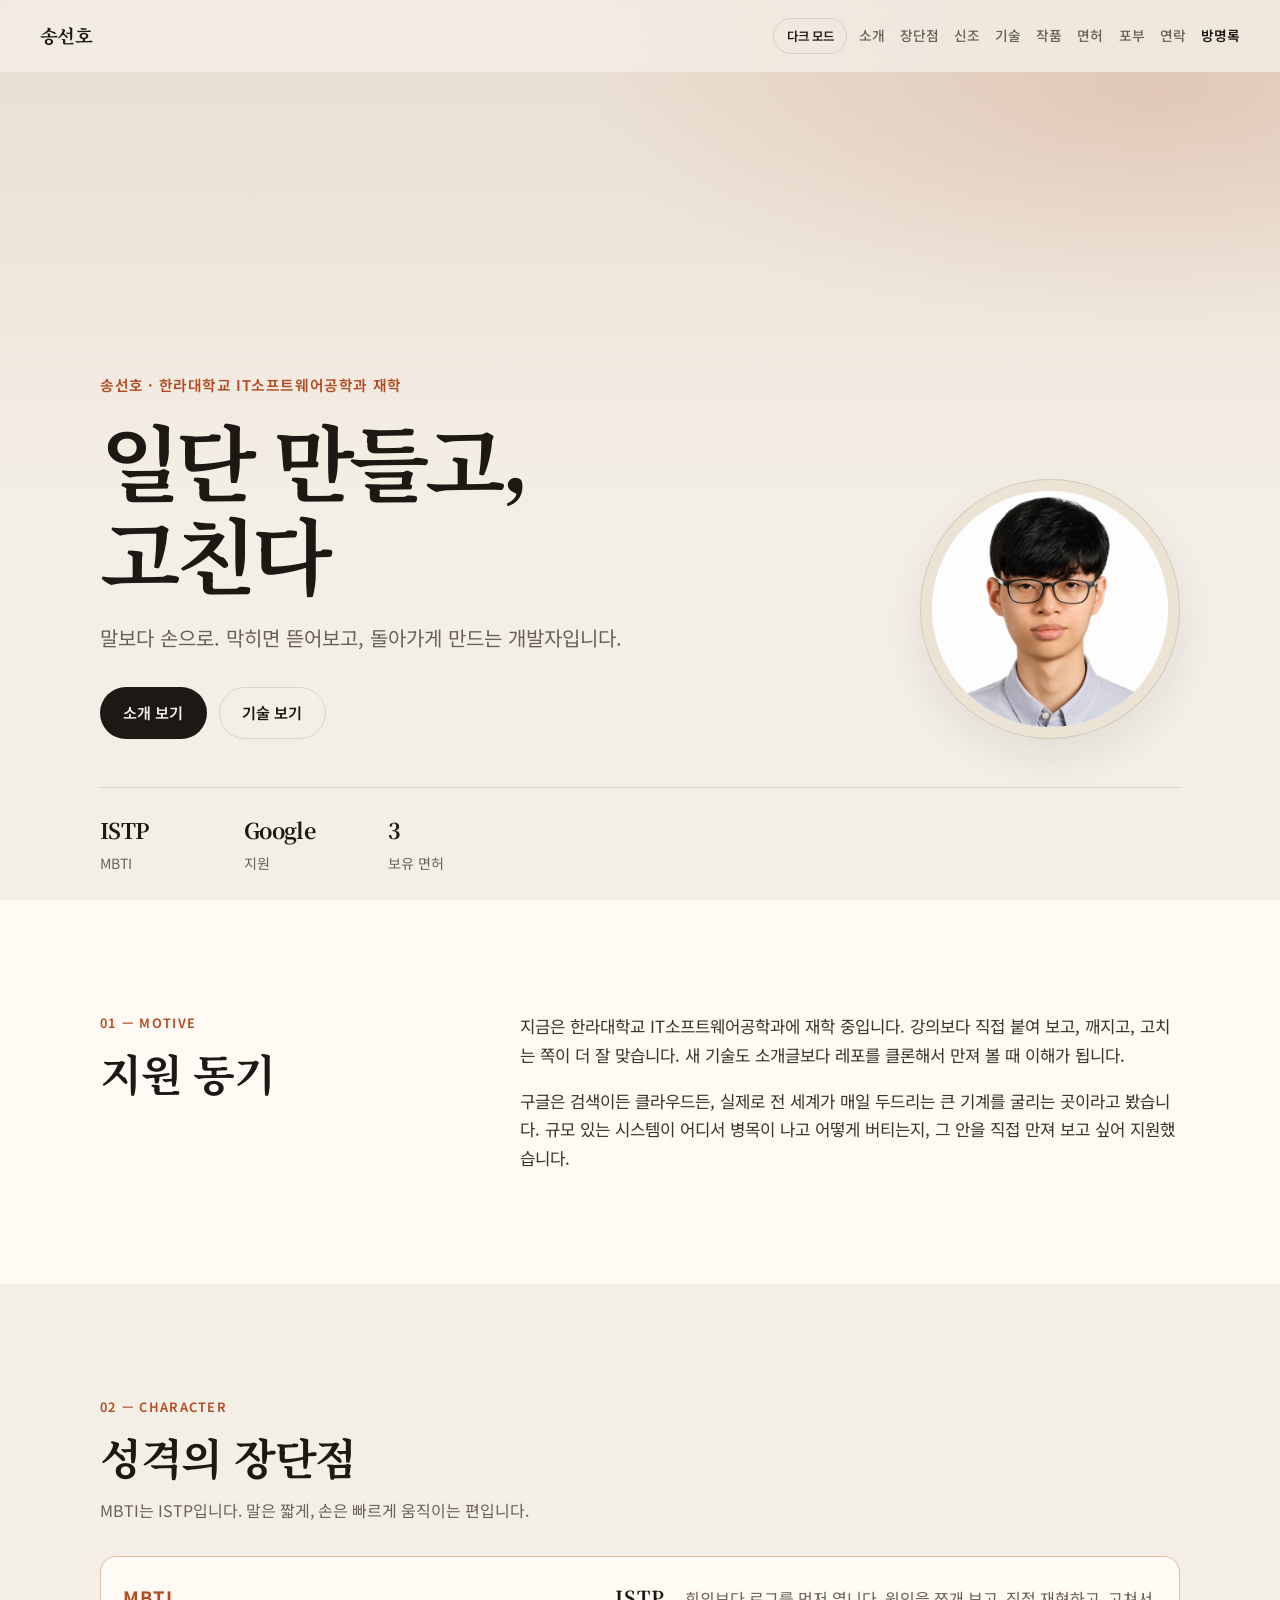
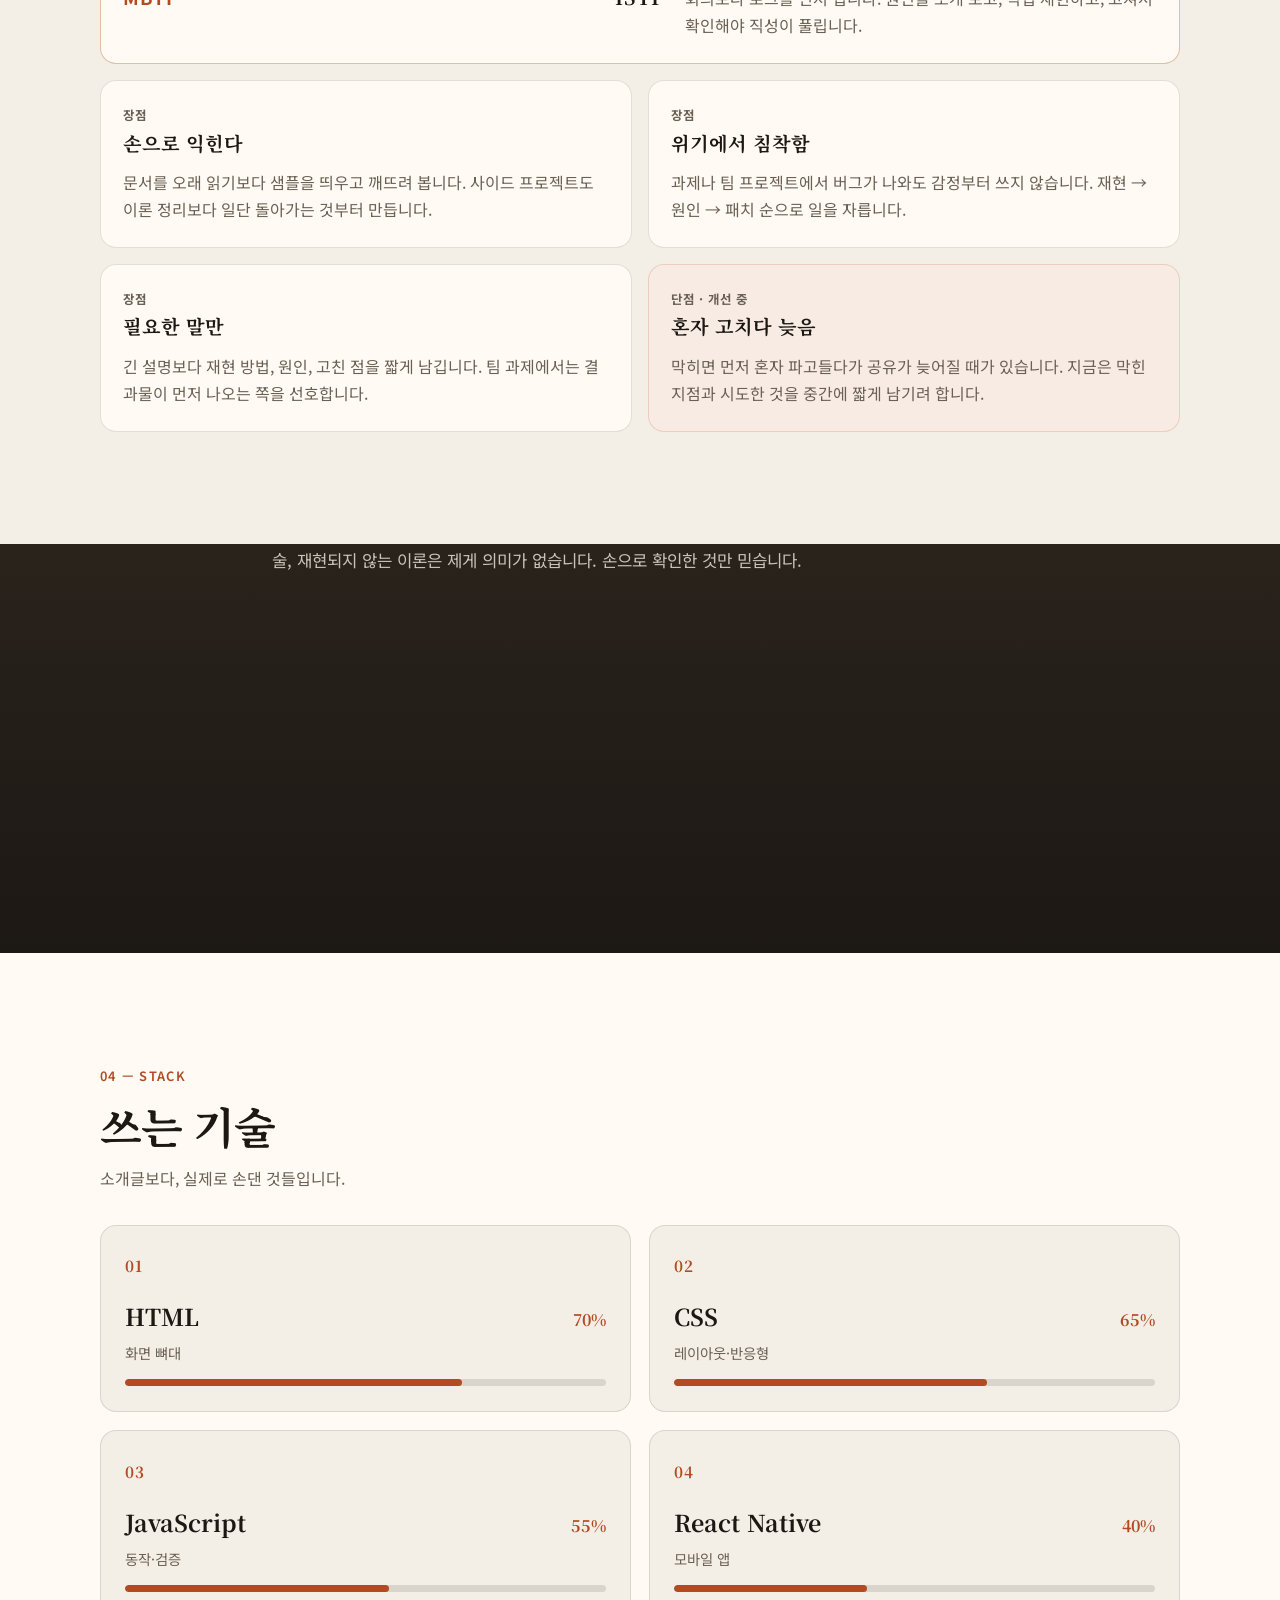
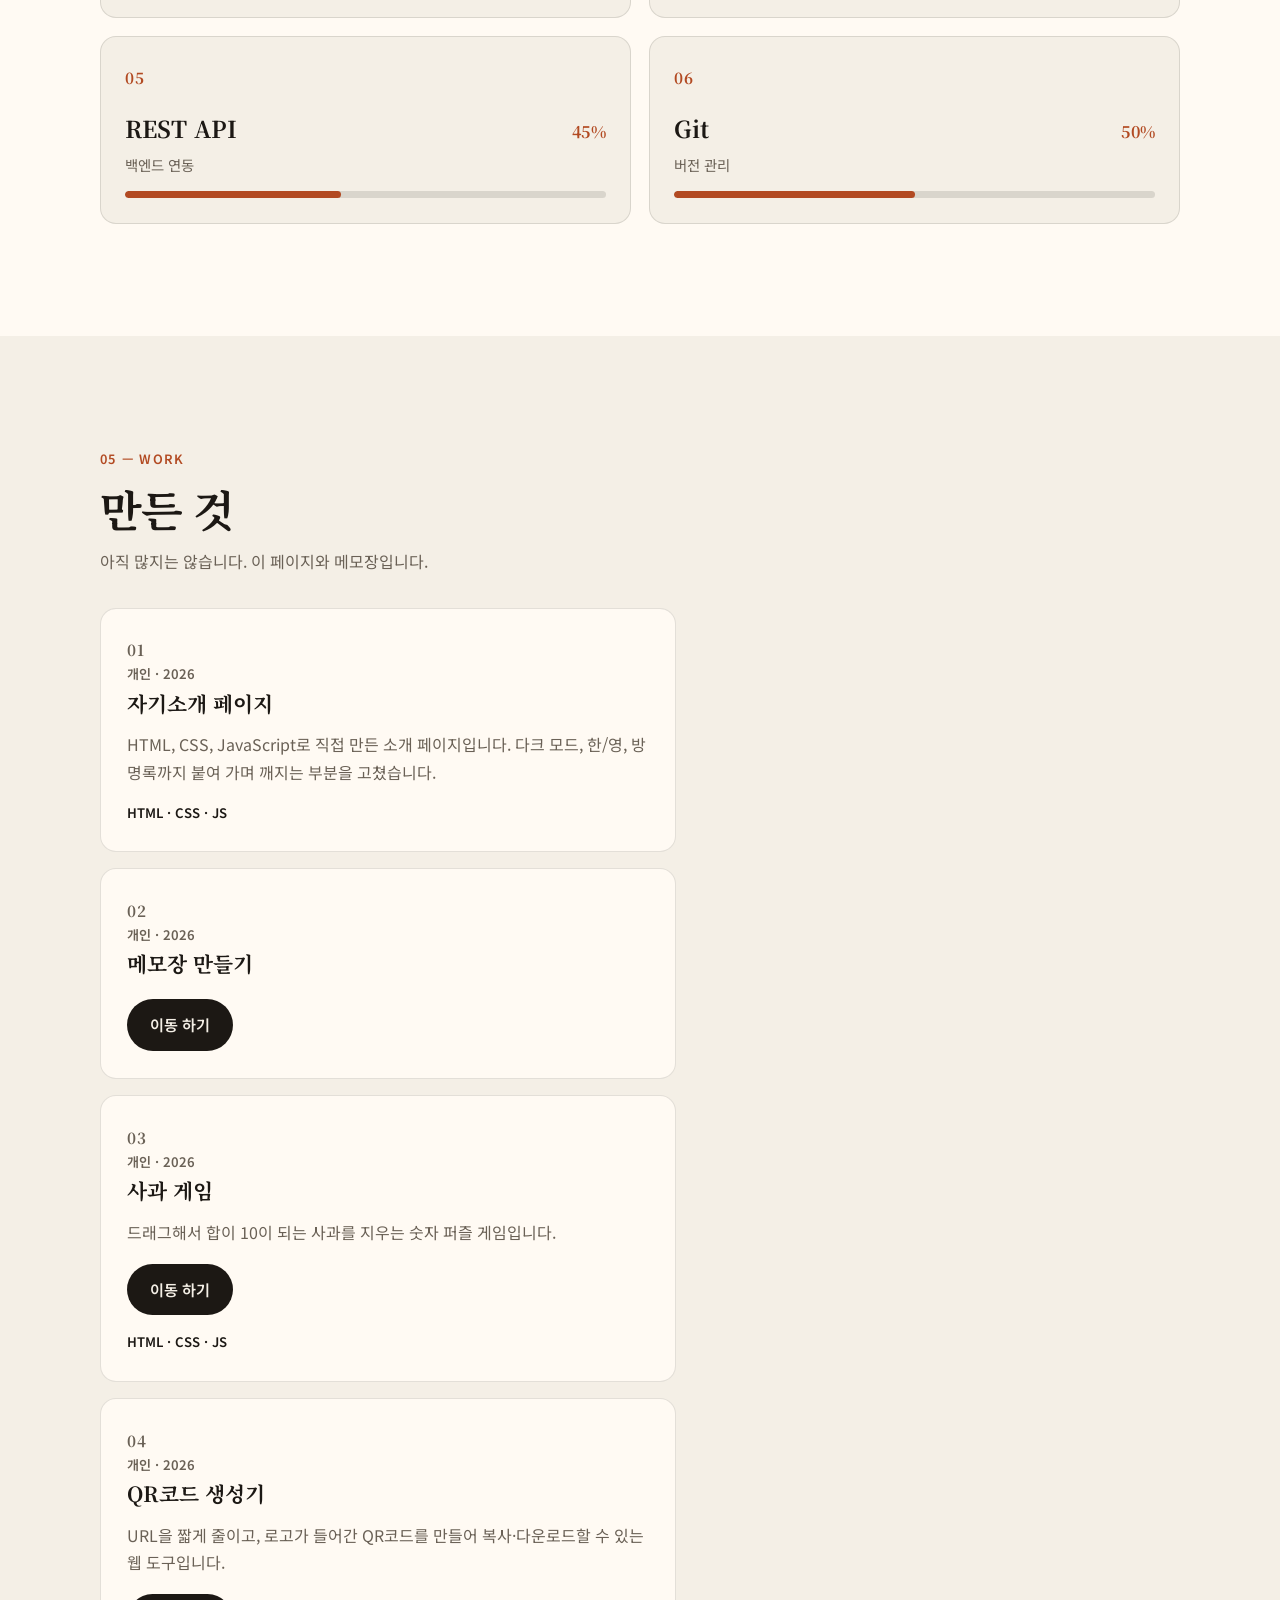
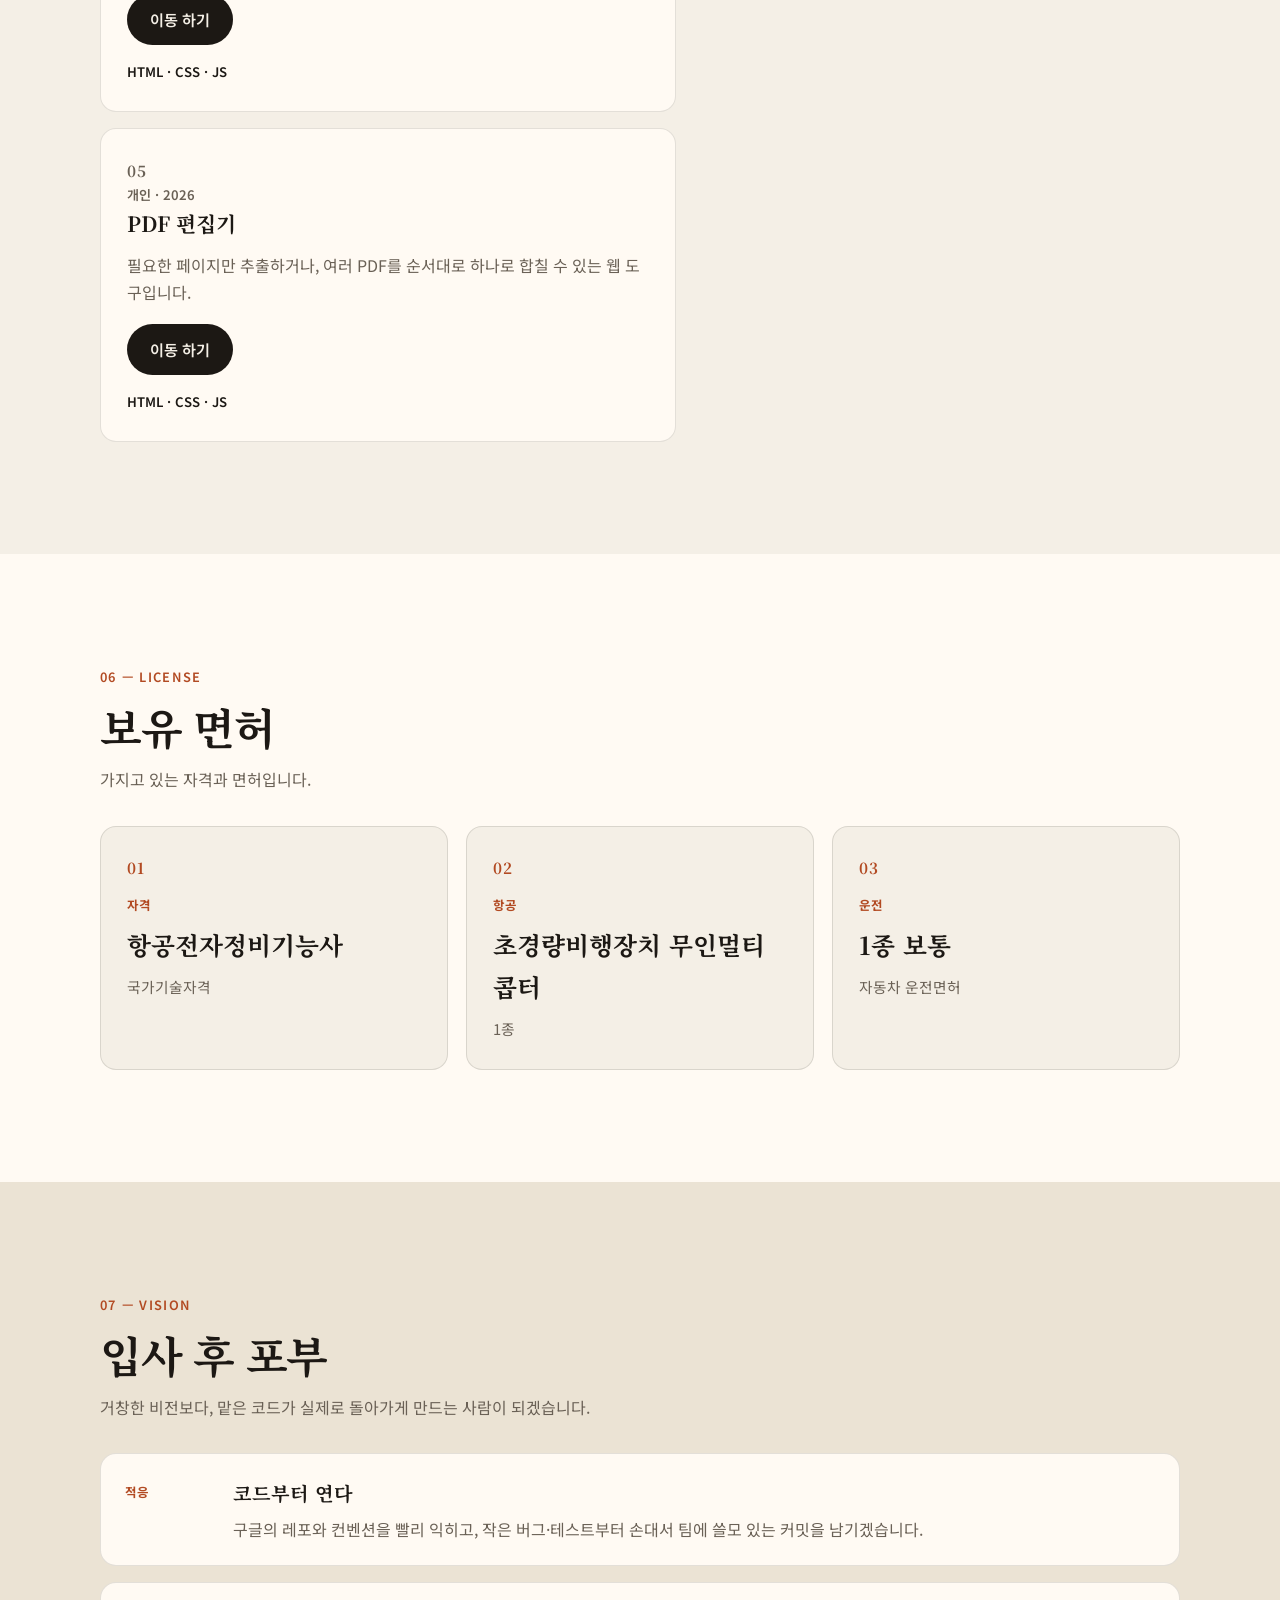
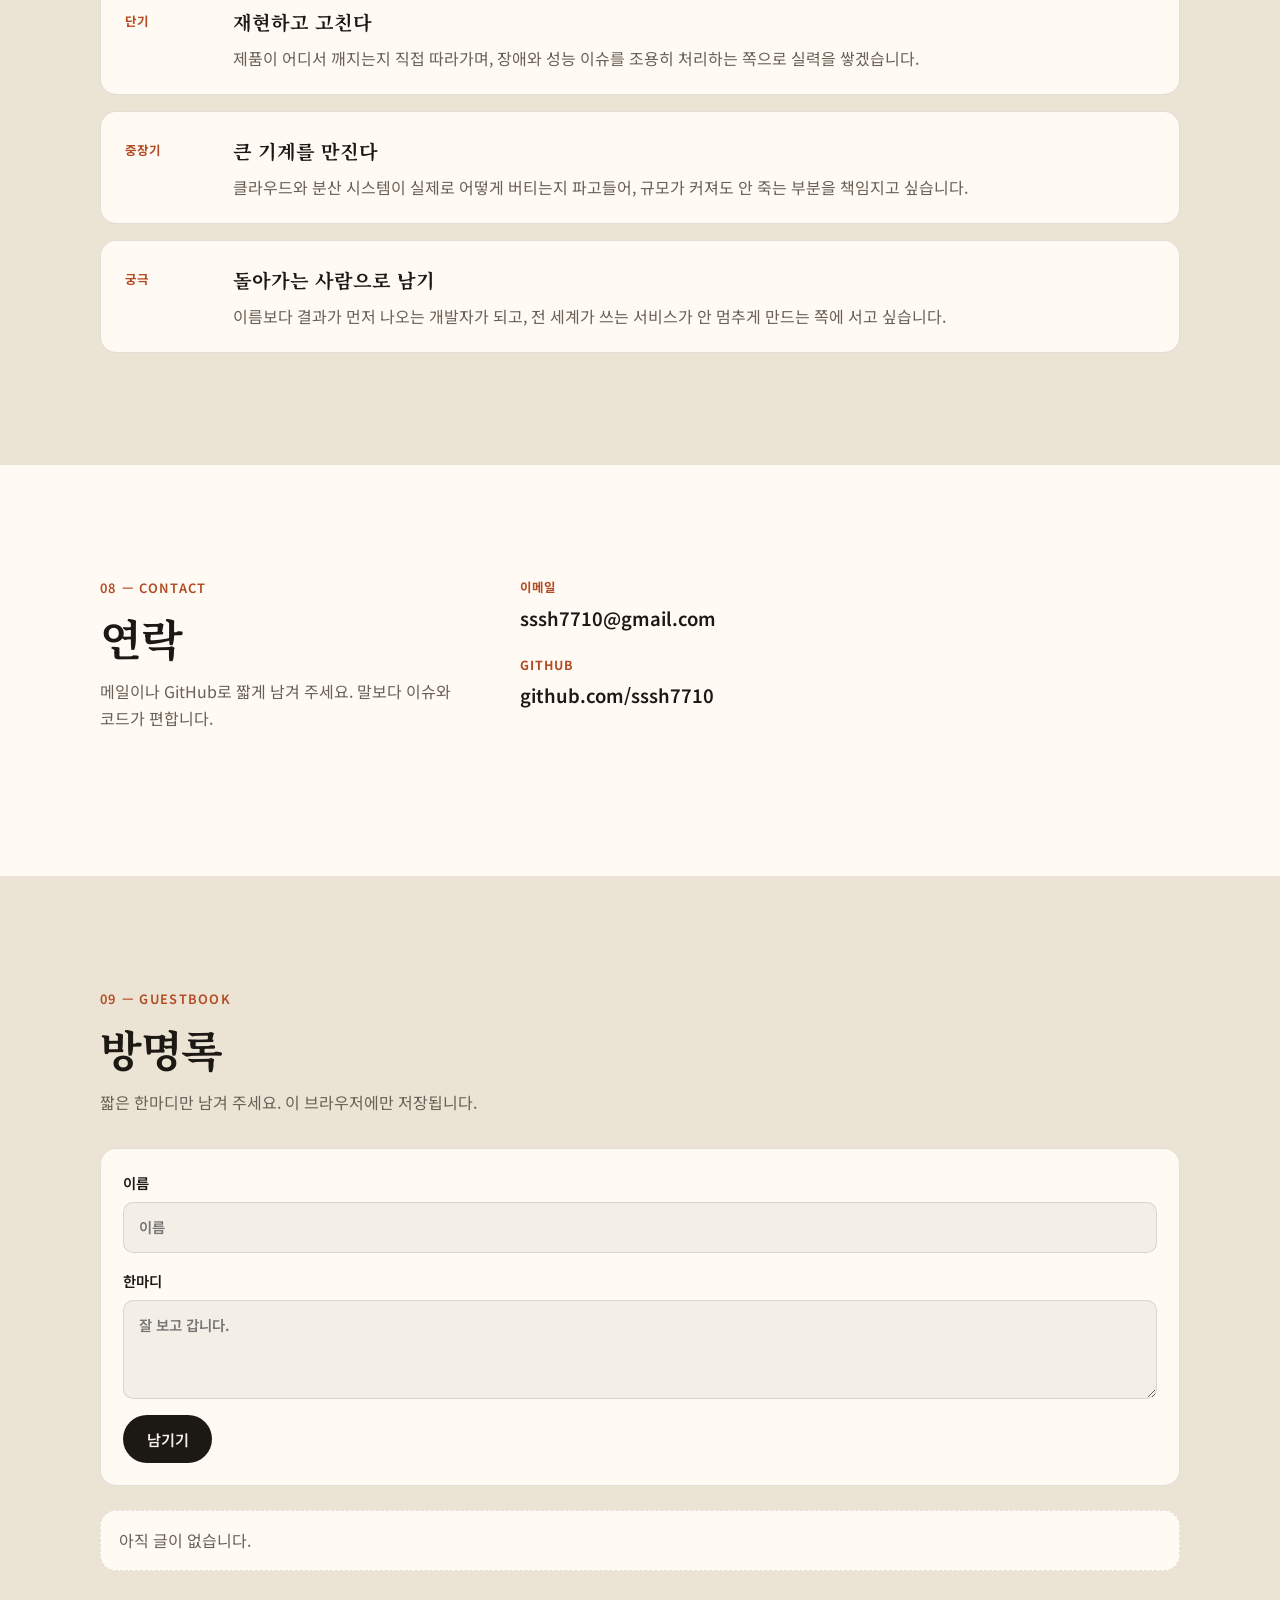
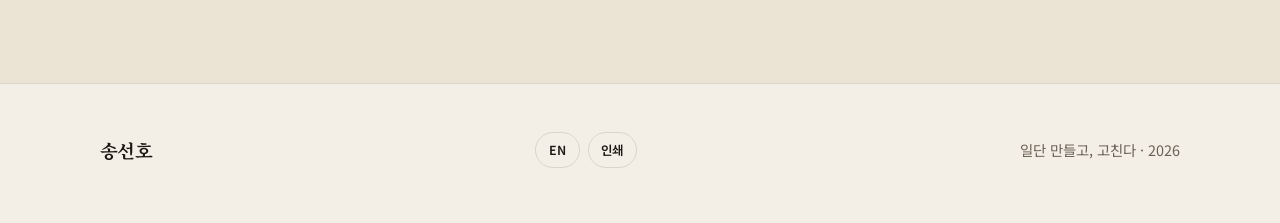
<file: index.html>
<!DOCTYPE html>
<html lang="ko">
<head>
  <meta charset="UTF-8" />
  <meta name="viewport" content="width=device-width, initial-scale=1.0" />
  <title>송선호 — 소프트웨어 개발자</title>
  <meta name="description" content="말보다 코드로, 일단 만들고 고치는 소프트웨어 개발자 송선호입니다." />
  <script>
    (function () {
      var saved = localStorage.getItem("theme");
      var theme = saved || (window.matchMedia("(prefers-color-scheme: dark)").matches ? "dark" : "light");
      document.documentElement.setAttribute("data-theme", theme);
      document.documentElement.setAttribute("data-lang", localStorage.getItem("lang") || "ko");
    })();
  </script>
  <link rel="preconnect" href="https://fonts.googleapis.com" />
  <link rel="preconnect" href="https://fonts.gstatic.com" crossorigin />
  <link href="https://fonts.googleapis.com/css2?family=Noto+Sans+KR:wght@400;500;600;700&family=Noto+Serif+KR:wght@500;600;700&display=swap" rel="stylesheet" />
  <link rel="stylesheet" href="intro.css" />
</head>
<body>
  <div class="progress-bar" aria-hidden="true"><span></span></div>
  <header class="site-header">
    <a class="logo" href="#top">송선호</a>
    <div class="header-end">
      <button class="theme-toggle" type="button" aria-label="다크 모드로 바꾸기">
        <span class="theme-toggle-sun" data-i18n="theme.light">라이트 모드</span>
        <span class="theme-toggle-moon" data-i18n="theme.dark">다크 모드</span>
      </button>
      <button class="nav-toggle" type="button" aria-label="메뉴 열기" aria-expanded="false">
        <span></span><span></span>
      </button>
      <nav class="site-nav" aria-label="주요 메뉴">
        <a href="#motive" data-i18n="nav.motive">소개</a>
        <a href="#traits" data-i18n="nav.traits">장단점</a>
        <a href="#motto" data-i18n="nav.motto">신조</a>
        <a href="#skills" data-i18n="nav.skills">기술</a>
        <a href="#works" data-i18n="nav.works">작품</a>
        <a href="#licenses" data-i18n="nav.licenses">면허</a>
        <a href="#vision" data-i18n="nav.vision">포부</a>
        <a href="#contact" data-i18n="nav.contact">연락</a>
        <a href="#guest" data-i18n="nav.guest">방명록</a>
      </nav>
    </div>
  </header>

  <main id="top">
    <section class="hero">
      <div class="hero-inner">
        <div class="hero-copy">
          <p class="hero-kicker" data-i18n="hero.kicker">송선호 · 한라대학교 IT소프트웨어공학과 재학</p>
          <h1>
            <span data-i18n="hero.line1">일단 만들고,</span>
            <span data-i18n="hero.line2">고친다</span>
          </h1>
          <p class="hero-lead" data-i18n="hero.lead">
            말보다 손으로. 막히면 뜯어보고, 돌아가게 만드는 개발자입니다.
          </p>
          <div class="hero-cta">
            <a class="btn btn-primary" href="#motive" data-i18n="hero.about">소개 보기</a>
            <a class="btn btn-ghost" href="#skills" data-i18n="hero.skills">기술 보기</a>
          </div>
        </div>
        <figure class="profile-photo">
          <img src="profile.png?v=2" alt="송선호 프로필 사진" />
          <figcaption class="profile-fallback">
            <span>송</span>
            <small data-i18n="photo.hint">profile.png 를 이 폴더에 넣으면 사진이 바뀝니다</small>
          </figcaption>
        </figure>
      </div>
      <ul class="hero-meta" aria-label="핵심 이력">
        <li><strong>ISTP</strong><span data-i18n="meta.mbtiLabel">MBTI</span></li>
        <li><strong>Google</strong><span data-i18n="meta.companyLabel">지원</span></li>
        <li><strong>3</strong><span data-i18n="meta.licenseLabel">보유 면허</span></li>
      </ul>
    </section>

    <section id="motive" class="section motive">
      <div class="container split">
        <div class="section-head">
          <p class="eyebrow">01 — Motive</p>
          <h2 data-i18n="motive.title">지원 동기</h2>
        </div>
        <div class="prose reveal">
          <p data-i18n="motive.p1">
            지금은 한라대학교 IT소프트웨어공학과에 재학 중입니다.
            강의보다 직접 붙여 보고, 깨지고, 고치는 쪽이 더 잘 맞습니다.
            새 기술도 소개글보다 레포를 클론해서 만져 볼 때 이해가 됩니다.
          </p>
          <p data-i18n="motive.p2">
            구글은 검색이든 클라우드든, 실제로 전 세계가 매일 두드리는 큰 기계를 굴리는 곳이라고 봤습니다.
            규모 있는 시스템이 어디서 병목이 나고 어떻게 버티는지, 그 안을 직접 만져 보고 싶어 지원했습니다.
          </p>
        </div>
      </div>
    </section>

    <section id="traits" class="section traits">
      <div class="container">
        <div class="section-head">
          <p class="eyebrow">02 — Character</p>
          <h2 data-i18n="traits.title">성격의 장단점</h2>
          <p class="section-lead" data-i18n="traits.lead">MBTI는 ISTP입니다. 말은 짧게, 손은 빠르게 움직이는 편입니다.</p>
        </div>

        <div class="trait-grid">
          <article class="trait-card trait-card--mbti reveal">
            <p class="trait-label">MBTI</p>
            <h3>ISTP</h3>
            <p data-i18n="traits.mbti">회의보다 로그를 먼저 엽니다. 원인을 쪼개 보고, 직접 재현하고, 고쳐서 확인해야 직성이 풀립니다.</p>
          </article>
          <article class="trait-card reveal">
            <p class="trait-label" data-i18n="traits.plus">장점</p>
            <h3 data-i18n="traits.t1">손으로 익힌다</h3>
            <p data-i18n="traits.d1">문서를 오래 읽기보다 샘플을 띄우고 깨뜨려 봅니다. 사이드 프로젝트도 이론 정리보다 일단 돌아가는 것부터 만듭니다.</p>
          </article>
          <article class="trait-card reveal">
            <p class="trait-label" data-i18n="traits.plus">장점</p>
            <h3 data-i18n="traits.t2">위기에서 침착함</h3>
            <p data-i18n="traits.d2">과제나 팀 프로젝트에서 버그가 나와도 감정부터 쓰지 않습니다. 재현 → 원인 → 패치 순으로 일을 자릅니다.</p>
          </article>
          <article class="trait-card reveal">
            <p class="trait-label" data-i18n="traits.plus">장점</p>
            <h3 data-i18n="traits.t3">필요한 말만</h3>
            <p data-i18n="traits.d3">긴 설명보다 재현 방법, 원인, 고친 점을 짧게 남깁니다. 팀 과제에서는 결과물이 먼저 나오는 쪽을 선호합니다.</p>
          </article>
          <article class="trait-card trait-card--note reveal">
            <p class="trait-label" data-i18n="traits.minus">단점 · 개선 중</p>
            <h3 data-i18n="traits.t4">혼자 고치다 늦음</h3>
            <p data-i18n="traits.d4">막히면 먼저 혼자 파고들다가 공유가 늦어질 때가 있습니다. 지금은 막힌 지점과 시도한 것을 중간에 짧게 남기려 합니다.</p>
          </article>
        </div>
      </div>
    </section>

    <section id="motto" class="section motto">
      <div class="motto-shift">
        <div class="container motto-inner reveal">
        <p class="eyebrow">03 — Motto</p>
        <blockquote>
          <p data-i18n="motto.quote">일단 만들고, 고친다</p>
        </blockquote>
        <p class="motto-body" data-i18n="motto.body">
          완벽한 설계를 오래 그리는 것보다, 돌아가는 것을 먼저 두고 깨진 부분을 고치는 쪽이 맞습니다.
          쓰지 않는 기술, 재현되지 않는 이론은 제게 의미가 없습니다. 손으로 확인한 것만 믿습니다.
        </p>
        </div>
      </div>
    </section>

    <section id="skills" class="section skills">
      <div class="container">
        <div class="section-head">
          <p class="eyebrow">04 — Stack</p>
          <h2 data-i18n="skills.title">쓰는 기술</h2>
          <p class="section-lead" data-i18n="skills.lead">소개글보다, 실제로 손댄 것들입니다.</p>
        </div>
        <ul class="skill-grid">
          <li class="reveal">
            <p class="card-num">01</p>
            <div class="skill-top"><strong>HTML</strong><b class="skill-num" data-count="70">0%</b></div>
            <span class="skill-note" data-i18n="skill.html">화면 뼈대</span>
            <div class="skill-bar" style="--level: 70%" role="meter" aria-valuemin="0" aria-valuemax="100" aria-valuenow="70"><i></i></div>
          </li>
          <li class="reveal">
            <p class="card-num">02</p>
            <div class="skill-top"><strong>CSS</strong><b class="skill-num" data-count="65">0%</b></div>
            <span class="skill-note" data-i18n="skill.css">레이아웃·반응형</span>
            <div class="skill-bar" style="--level: 65%" role="meter" aria-valuemin="0" aria-valuemax="100" aria-valuenow="65"><i></i></div>
          </li>
          <li class="reveal">
            <p class="card-num">03</p>
            <div class="skill-top"><strong>JavaScript</strong><b class="skill-num" data-count="55">0%</b></div>
            <span class="skill-note" data-i18n="skill.js">동작·검증</span>
            <div class="skill-bar" style="--level: 55%" role="meter" aria-valuemin="0" aria-valuemax="100" aria-valuenow="55"><i></i></div>
          </li>
          <li class="reveal">
            <p class="card-num">04</p>
            <div class="skill-top"><strong>React Native</strong><b class="skill-num" data-count="40">0%</b></div>
            <span class="skill-note" data-i18n="skill.rn">모바일 앱</span>
            <div class="skill-bar" style="--level: 40%" role="meter" aria-valuemin="0" aria-valuemax="100" aria-valuenow="40"><i></i></div>
          </li>
          <li class="reveal">
            <p class="card-num">05</p>
            <div class="skill-top"><strong>REST API</strong><b class="skill-num" data-count="45">0%</b></div>
            <span class="skill-note" data-i18n="skill.api">백엔드 연동</span>
            <div class="skill-bar" style="--level: 45%" role="meter" aria-valuemin="0" aria-valuemax="100" aria-valuenow="45"><i></i></div>
          </li>
          <li class="reveal">
            <p class="card-num">06</p>
            <div class="skill-top"><strong>Git</strong><b class="skill-num" data-count="50">0%</b></div>
            <span class="skill-note" data-i18n="skill.git">버전 관리</span>
            <div class="skill-bar" style="--level: 50%" role="meter" aria-valuemin="0" aria-valuemax="100" aria-valuenow="50"><i></i></div>
          </li>
        </ul>
      </div>
    </section>

    <section id="works" class="section works">
      <div class="container">
        <div class="section-head">
          <p class="eyebrow">05 — Work</p>
          <h2 data-i18n="works.title">만든 것</h2>
          <p class="section-lead" data-i18n="works.lead">아직 많지는 않습니다. 이 페이지와 메모장입니다.</p>
        </div>
        <ul class="work-grid">
          <li class="reveal">
            <p class="card-num">01</p>
            <p class="work-meta" data-i18n="works.a.meta">개인 · 2026</p>
            <h3 data-i18n="works.a.name">자기소개 페이지</h3>
            <p data-i18n="works.a.body">HTML, CSS, JavaScript로 직접 만든 소개 페이지입니다. 다크 모드, 한/영, 방명록까지 붙여 가며 깨지는 부분을 고쳤습니다.</p>
            <p class="work-tags">HTML · CSS · JS</p>
          </li>
          <li class="reveal">
            <p class="card-num">02</p>
            <p class="work-meta" data-i18n="works.b.meta">개인 · 2026</p>
            <h3 data-i18n="works.b.name">메모장 만들기</h3>
            <p class="work-action"><a class="btn btn-primary" data-i18n="works.go" href="https://sssh7710.github.io/my-notepad/" target="_blank" rel="noopener noreferrer">이동 하기</a></p>
          </li>
          <li class="reveal">
            <p class="card-num">03</p>
            <p class="work-meta" data-i18n="works.c.meta">개인 · 2026</p>
            <h3 data-i18n="works.c.name">사과 게임</h3>
            <p data-i18n="works.c.body">드래그해서 합이 10이 되는 사과를 지우는 숫자 퍼즐 게임입니다.</p>
            <p class="work-action"><a class="btn btn-primary" data-i18n="works.go" href="https://sssh7710.github.io/Apple-game/apple-game.html" target="_blank" rel="noopener noreferrer">이동 하기</a></p>
            <p class="work-tags">HTML · CSS · JS</p>
          </li>
          <li class="reveal">
            <p class="card-num">04</p>
            <p class="work-meta" data-i18n="works.d.meta">개인 · 2026</p>
            <h3 data-i18n="works.d.name">QR코드 생성기</h3>
            <p data-i18n="works.d.body">URL을 짧게 줄이고, 로고가 들어간 QR코드를 만들어 복사·다운로드할 수 있는 웹 도구입니다.</p>
            <p class="work-action"><a class="btn btn-primary" data-i18n="works.go" href="https://sssh7710.github.io/QR-Code-Generator/" target="_blank" rel="noopener noreferrer">이동 하기</a></p>
            <p class="work-tags">HTML · CSS · JS</p>
          </li>
          <li class="reveal">
            <p class="card-num">05</p>
            <p class="work-meta" data-i18n="works.e.meta">개인 · 2026</p>
            <h3 data-i18n="works.e.name">PDF 편집기</h3>
            <p data-i18n="works.e.body">필요한 페이지만 추출하거나, 여러 PDF를 순서대로 하나로 합칠 수 있는 웹 도구입니다.</p>
            <p class="work-action"><a class="btn btn-primary" data-i18n="works.go" href="https://sssh7710.github.io/PDF-editor/" target="_blank" rel="noopener noreferrer">이동 하기</a></p>
            <p class="work-tags">HTML · CSS · JS</p>
          </li>
        </ul>
      </div>
    </section>

    <section id="licenses" class="section licenses">
      <div class="container">
        <div class="section-head">
          <p class="eyebrow">06 — License</p>
          <h2 data-i18n="licenses.title">보유 면허</h2>
          <p class="section-lead" data-i18n="licenses.lead">가지고 있는 자격과 면허입니다.</p>
        </div>
        <ul class="license-grid">
          <li class="reveal">
            <p class="card-num">01</p>
            <p class="license-label" data-i18n="licenses.a.slot">자격</p>
            <h3 data-i18n="licenses.a.name">항공전자정비기능사</h3>
            <p data-i18n="licenses.a.meta">국가기술자격</p>
          </li>
          <li class="reveal">
            <p class="card-num">02</p>
            <p class="license-label" data-i18n="licenses.b.slot">항공</p>
            <h3 data-i18n="licenses.b.name">초경량비행장치 무인멀티콥터</h3>
            <p data-i18n="licenses.b.meta">1종</p>
          </li>
          <li class="reveal">
            <p class="card-num">03</p>
            <p class="license-label" data-i18n="licenses.c.slot">운전</p>
            <h3 data-i18n="licenses.c.name">1종 보통</h3>
            <p data-i18n="licenses.c.meta">자동차 운전면허</p>
          </li>
        </ul>
      </div>
    </section>

    <section id="vision" class="section vision">
      <div class="container">
        <div class="section-head">
          <p class="eyebrow">07 — Vision</p>
          <h2 data-i18n="vision.title">입사 후 포부</h2>
          <p class="section-lead" data-i18n="vision.lead">거창한 비전보다, 맡은 코드가 실제로 돌아가게 만드는 사람이 되겠습니다.</p>
        </div>

        <ul class="vision-list">
          <li class="reveal">
            <span data-i18n="vision.l1">적응</span>
            <div>
              <h3 data-i18n="vision.h1">코드부터 연다</h3>
              <p data-i18n="vision.p1">구글의 레포와 컨벤션을 빨리 익히고, 작은 버그·테스트부터 손대서 팀에 쓸모 있는 커밋을 남기겠습니다.</p>
            </div>
          </li>
          <li class="reveal">
            <span data-i18n="vision.l2">단기</span>
            <div>
              <h3 data-i18n="vision.h2">재현하고 고친다</h3>
              <p data-i18n="vision.p2">제품이 어디서 깨지는지 직접 따라가며, 장애와 성능 이슈를 조용히 처리하는 쪽으로 실력을 쌓겠습니다.</p>
            </div>
          </li>
          <li class="reveal">
            <span data-i18n="vision.l3">중장기</span>
            <div>
              <h3 data-i18n="vision.h3">큰 기계를 만진다</h3>
              <p data-i18n="vision.p3">클라우드와 분산 시스템이 실제로 어떻게 버티는지 파고들어, 규모가 커져도 안 죽는 부분을 책임지고 싶습니다.</p>
            </div>
          </li>
          <li class="reveal">
            <span data-i18n="vision.l4">궁극</span>
            <div>
              <h3 data-i18n="vision.h4">돌아가는 사람으로 남기</h3>
              <p data-i18n="vision.p4">이름보다 결과가 먼저 나오는 개발자가 되고, 전 세계가 쓰는 서비스가 안 멈추게 만드는 쪽에 서고 싶습니다.</p>
            </div>
          </li>
        </ul>
      </div>
    </section>

    <section id="contact" class="section contact">
      <div class="container split">
        <div class="section-head">
          <p class="eyebrow">08 — Contact</p>
          <h2 data-i18n="contact.title">연락</h2>
          <p class="section-lead" data-i18n="contact.lead">메일이나 GitHub로 짧게 남겨 주세요. 말보다 이슈와 코드가 편합니다.</p>
        </div>
        <ul class="contact-list">
          <li class="reveal">
            <span data-i18n="contact.email">이메일</span>
            <a href="mailto:sssh7710@gmail.com">sssh7710@gmail.com</a>
          </li>
          <li class="reveal">
            <span>GitHub</span>
            <a href="https://github.com/sssh7710" target="_blank" rel="noopener noreferrer">github.com/sssh7710</a>
          </li>
        </ul>
      </div>
    </section>

    <section id="guest" class="section guest">
      <div class="container">
        <div class="section-head">
          <p class="eyebrow">09 — Guestbook</p>
          <h2 data-i18n="guest.title">방명록</h2>
          <p class="section-lead" data-i18n="guest.lead">짧은 한마디만 남겨 주세요. 이 브라우저에만 저장됩니다.</p>
        </div>
        <form class="guest-form" action="#">
          <label>
            <span data-i18n="guest.name">이름</span>
            <input type="text" name="name" maxlength="20" required data-i18n-placeholder="guest.namePh" placeholder="이름" />
          </label>
          <label>
            <span data-i18n="guest.msg">한마디</span>
            <textarea name="message" rows="3" maxlength="200" required data-i18n-placeholder="guest.msgPh" placeholder="잘 보고 갑니다."></textarea>
          </label>
          <button class="btn btn-primary" type="submit" data-i18n="guest.submit">남기기</button>
        </form>
        <ul class="guest-list"></ul>
      </div>
    </section>
  </main>

  <footer class="site-footer">
    <div class="container footer-inner">
      <p class="logo">송선호</p>
      <div class="footer-tools">
        <button class="lang-toggle" type="button" aria-label="Switch to English">EN</button>
        <button class="print-btn" type="button" data-i18n="print">인쇄</button>
      </div>
      <p data-i18n="footer">일단 만들고, 고친다 · 2026</p>
    </div>
  </footer>

  <a class="to-top" href="#top" data-i18n="top">맨 위로</a>

  <script src="intro.js"></script>
</body>
</html>
</file>
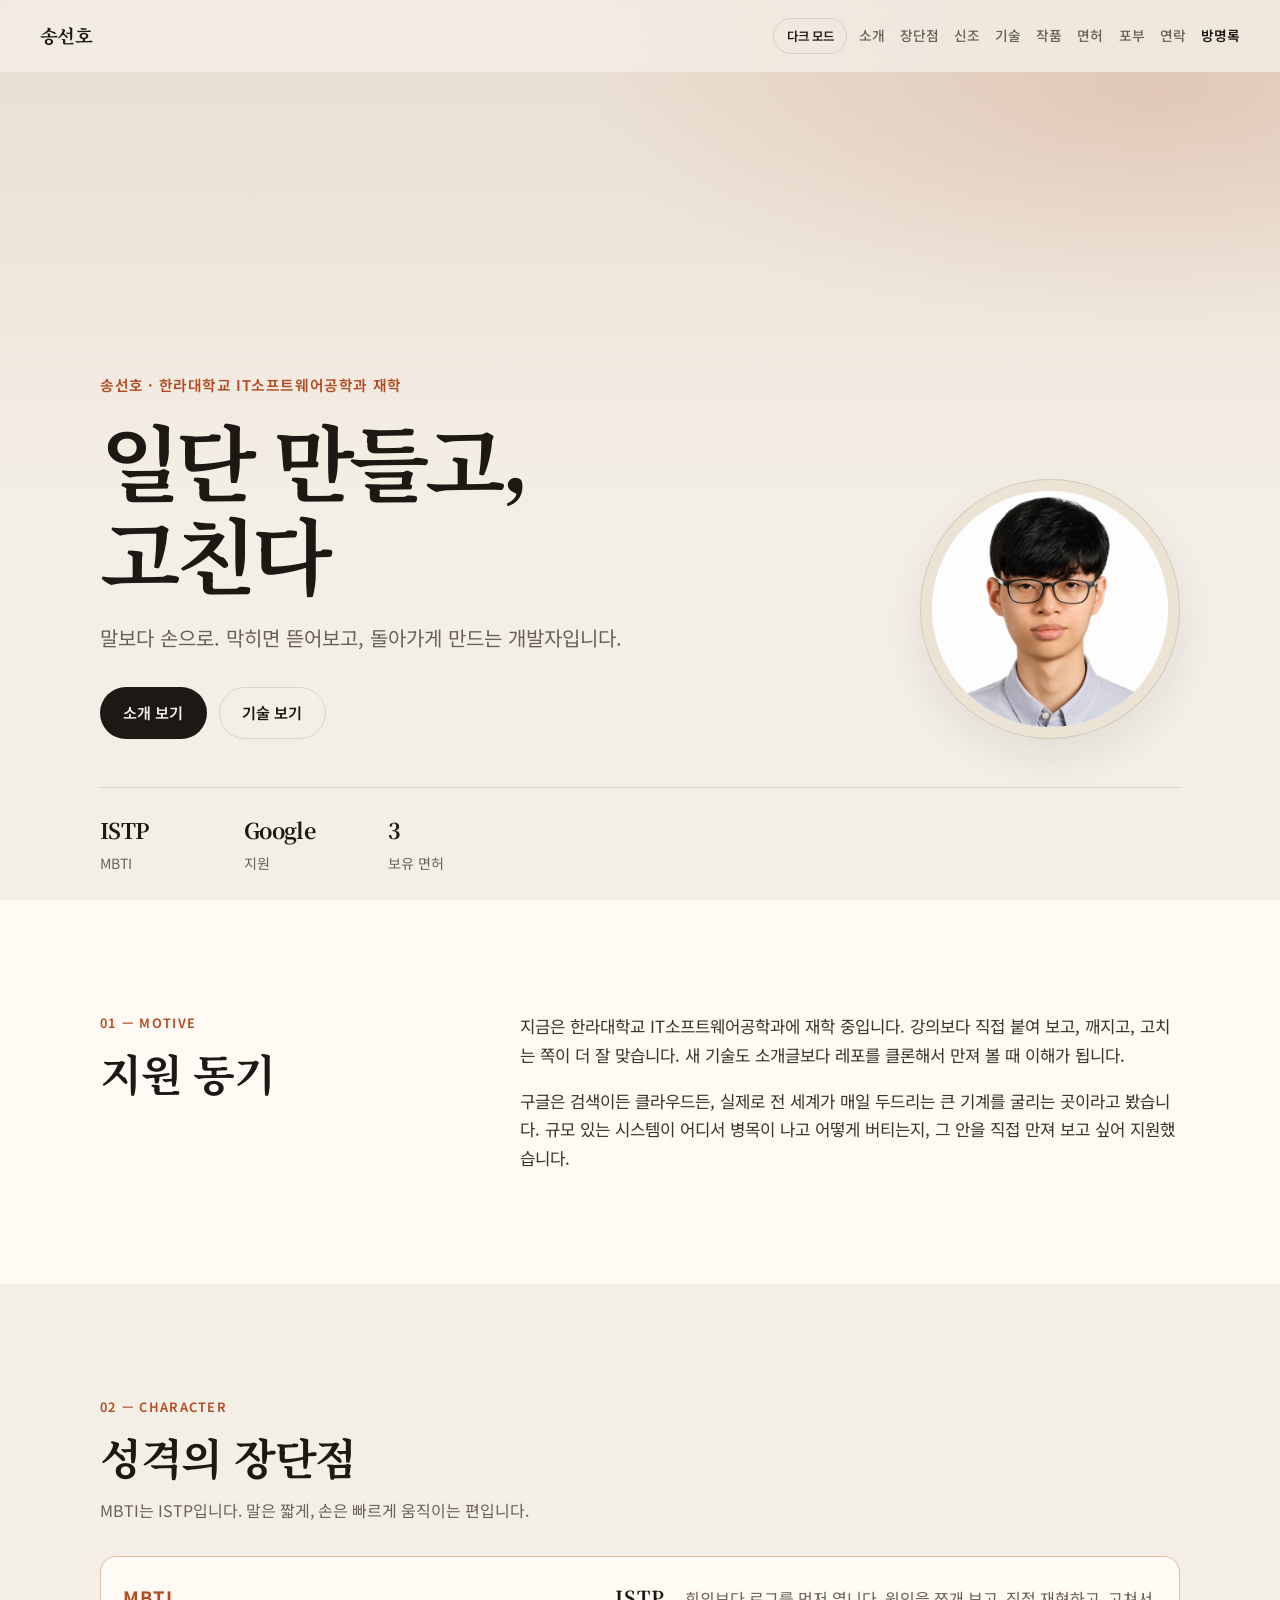
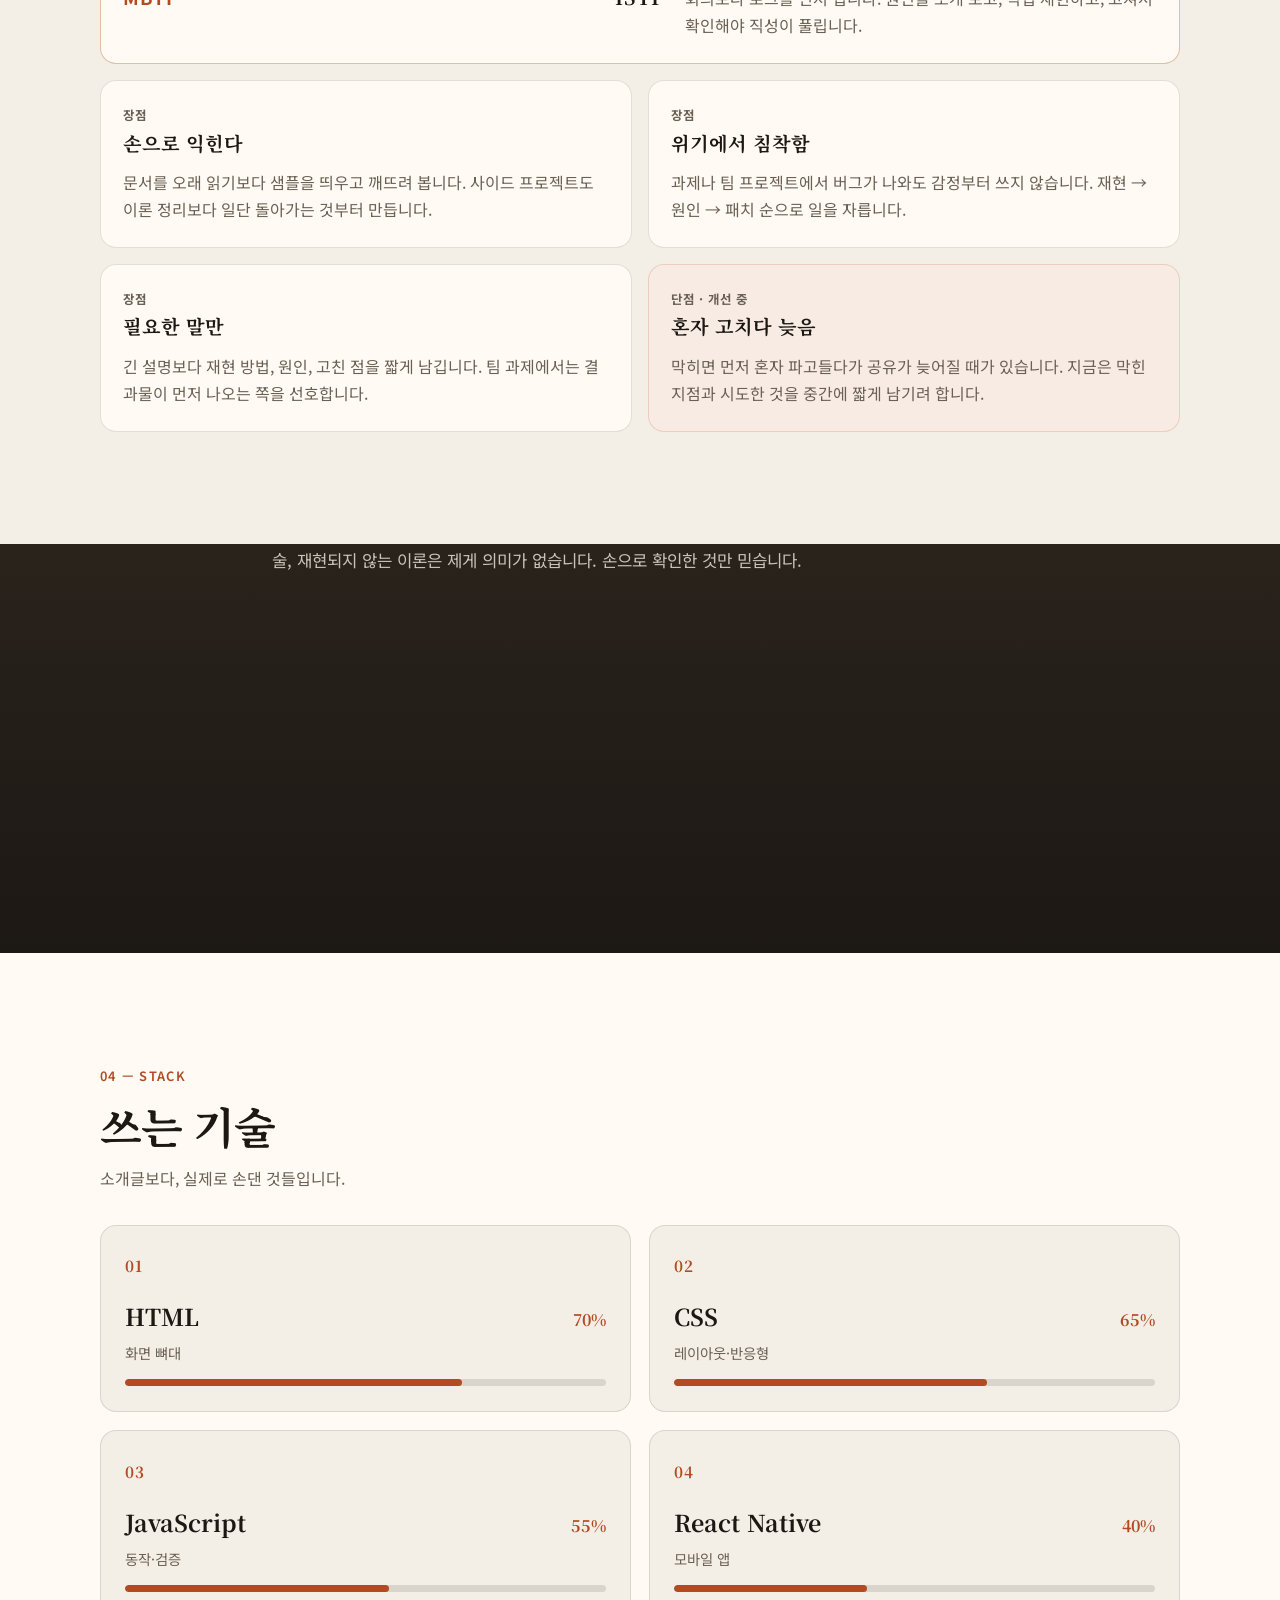
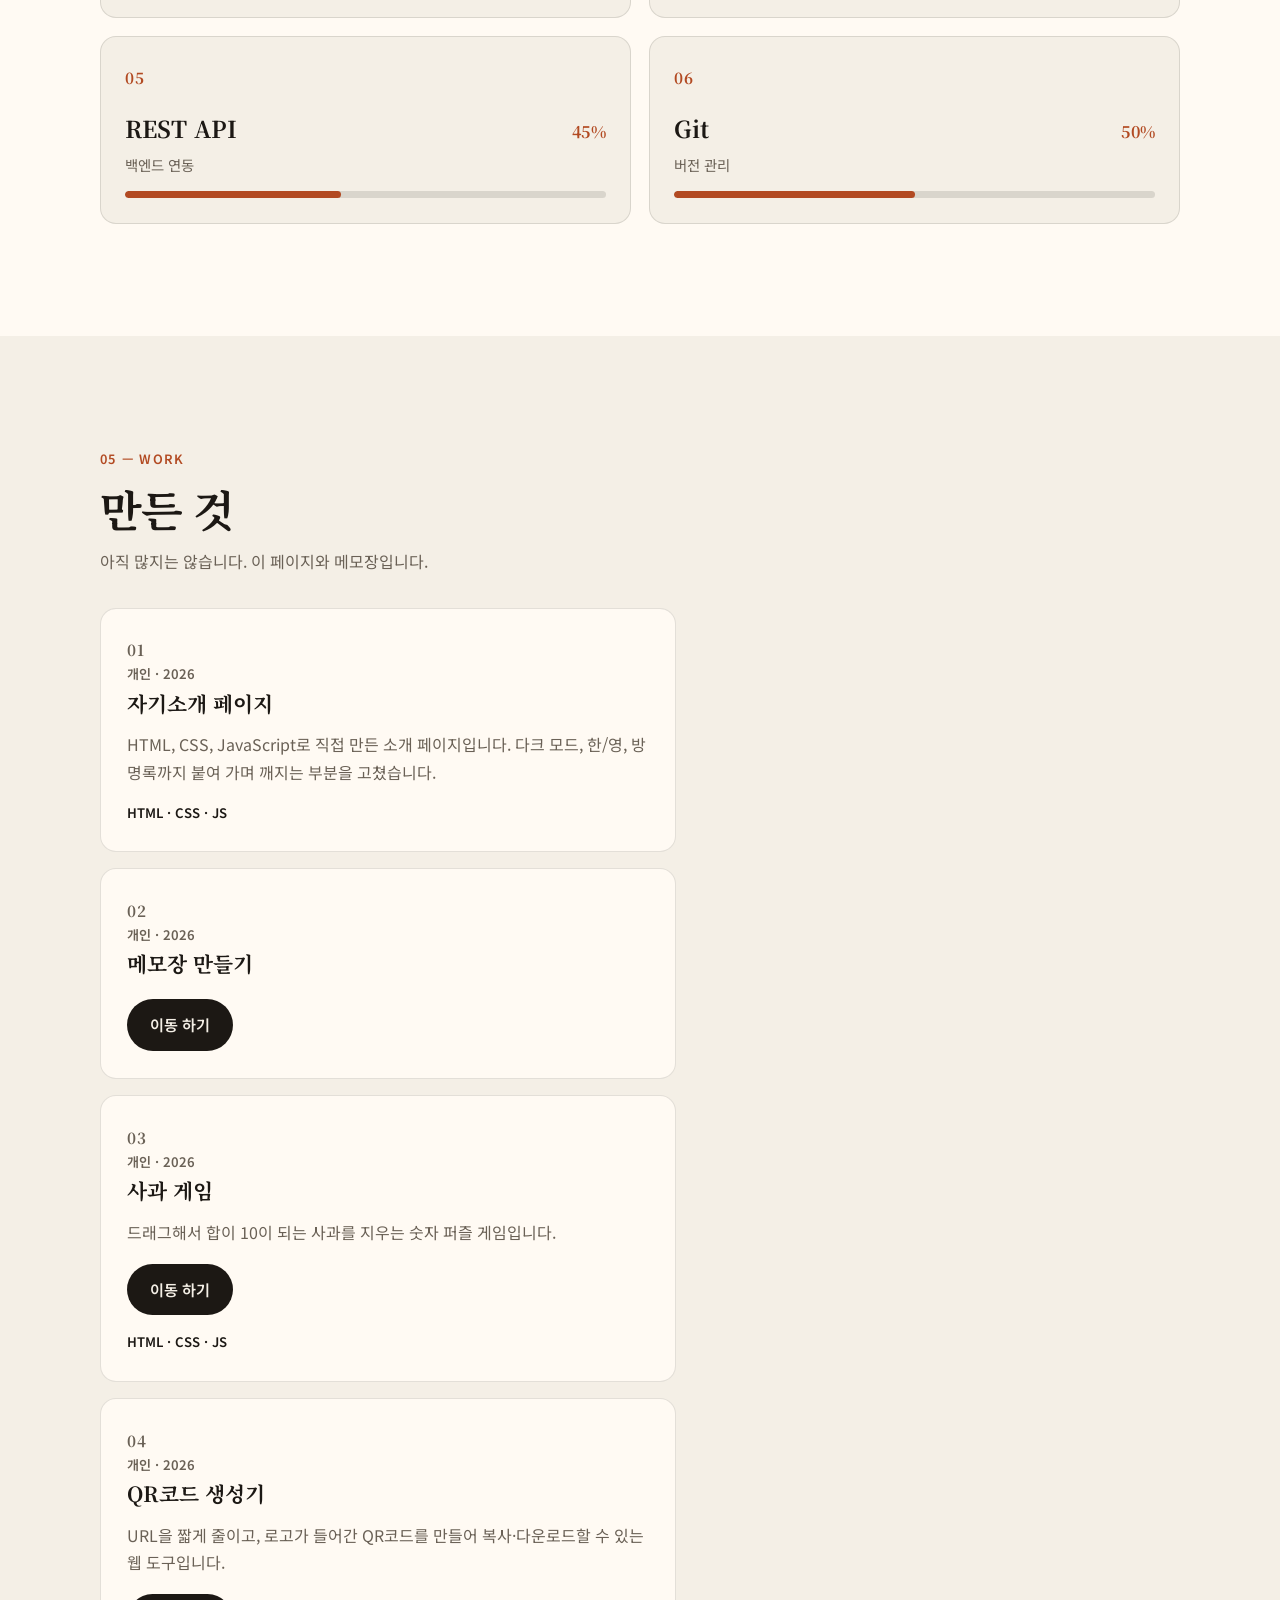
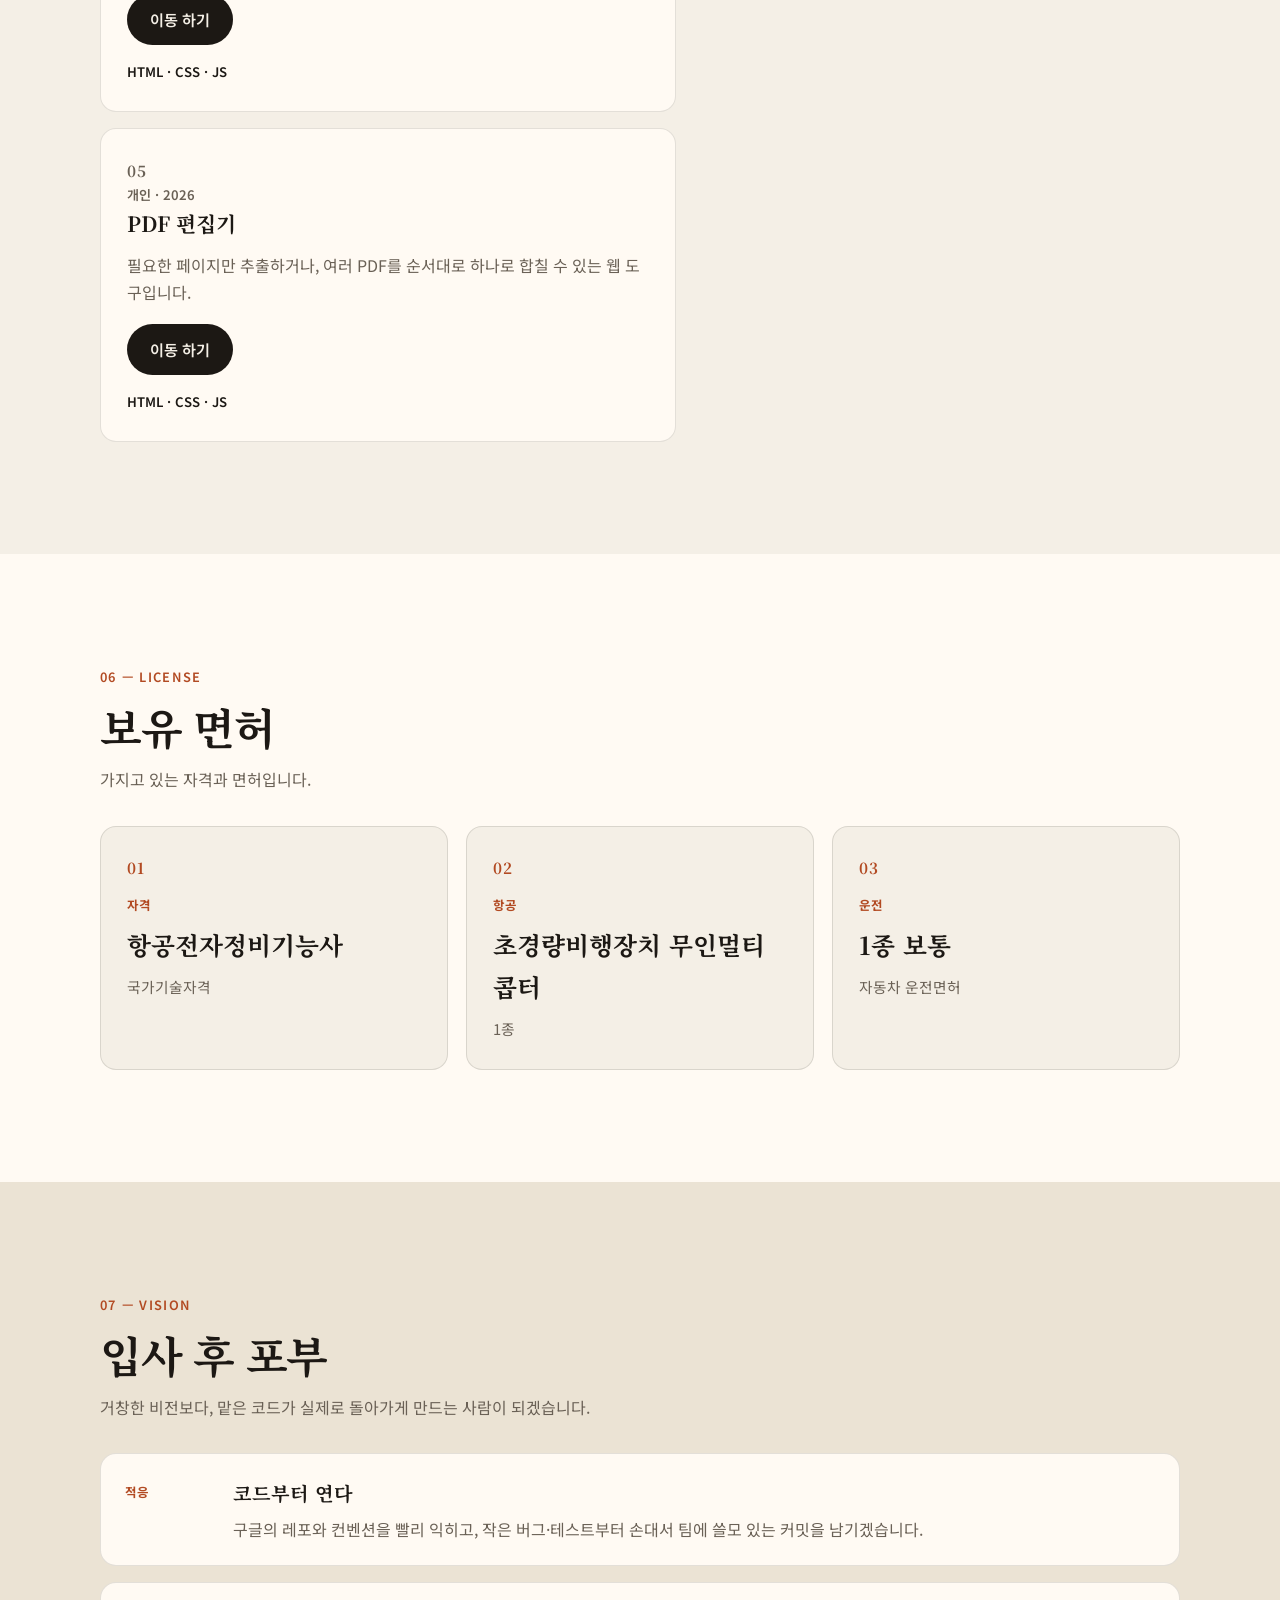
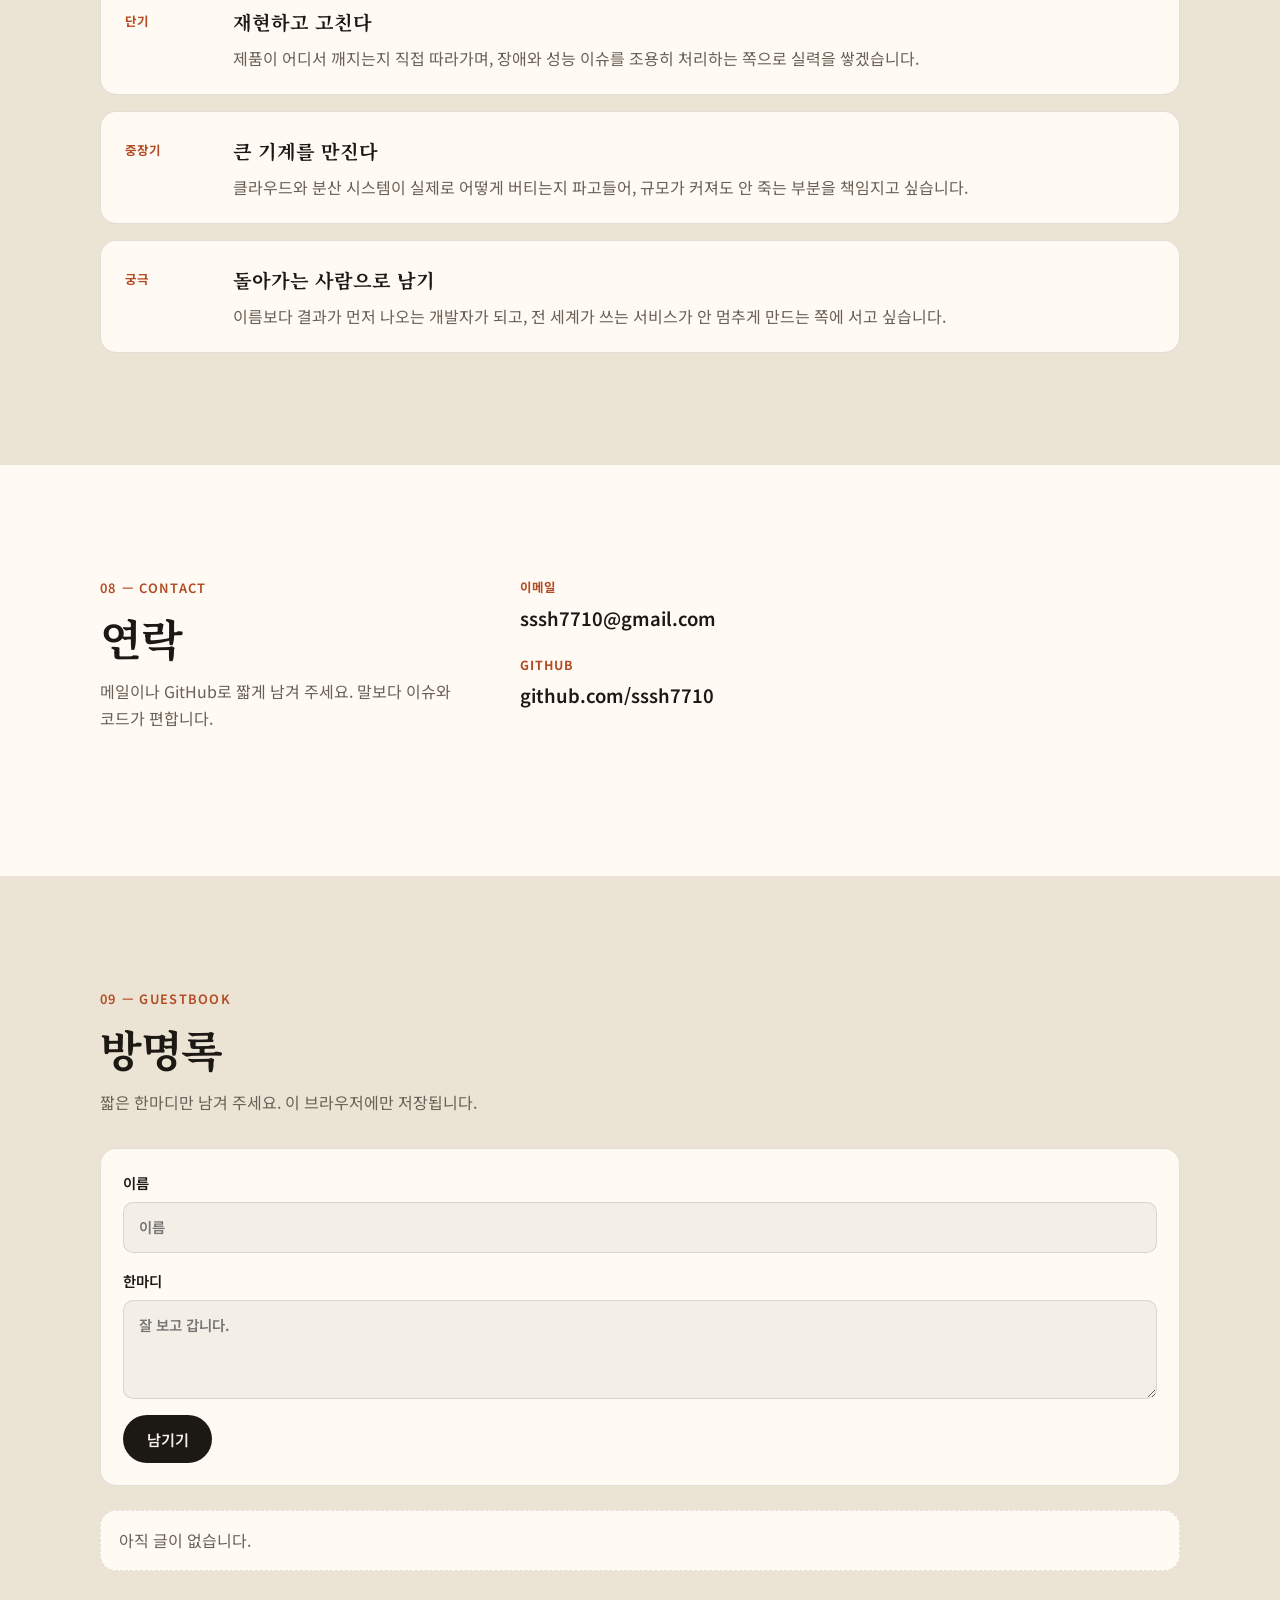
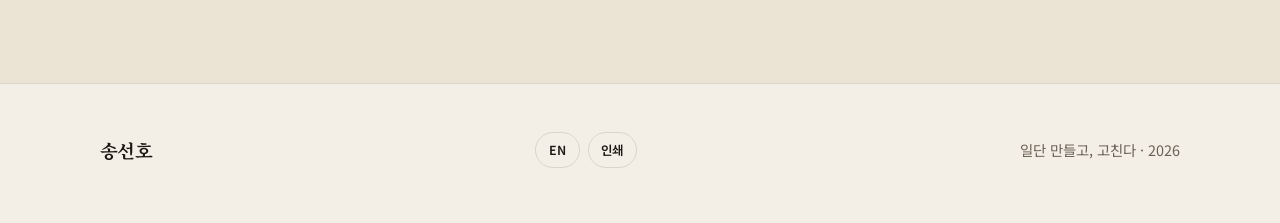
<file: intro.html>
<!DOCTYPE html>
<html lang="ko">
<head>
  <meta charset="UTF-8" />
  <meta name="viewport" content="width=device-width, initial-scale=1.0" />
  <title>송선호 — 소프트웨어 개발자</title>
  <meta name="description" content="말보다 코드로, 일단 만들고 고치는 소프트웨어 개발자 송선호입니다." />
  <script>
    (function () {
      var saved = localStorage.getItem("theme");
      var theme = saved || (window.matchMedia("(prefers-color-scheme: dark)").matches ? "dark" : "light");
      document.documentElement.setAttribute("data-theme", theme);
      document.documentElement.setAttribute("data-lang", localStorage.getItem("lang") || "ko");
    })();
  </script>
  <link rel="preconnect" href="https://fonts.googleapis.com" />
  <link rel="preconnect" href="https://fonts.gstatic.com" crossorigin />
  <link href="https://fonts.googleapis.com/css2?family=Noto+Sans+KR:wght@400;500;600;700&family=Noto+Serif+KR:wght@500;600;700&display=swap" rel="stylesheet" />
  <link rel="stylesheet" href="intro.css" />
</head>
<body>
  <div class="progress-bar" aria-hidden="true"><span></span></div>
  <header class="site-header">
    <a class="logo" href="#top">송선호</a>
    <div class="header-end">
      <button class="theme-toggle" type="button" aria-label="다크 모드로 바꾸기">
        <span class="theme-toggle-sun" data-i18n="theme.light">라이트 모드</span>
        <span class="theme-toggle-moon" data-i18n="theme.dark">다크 모드</span>
      </button>
      <button class="nav-toggle" type="button" aria-label="메뉴 열기" aria-expanded="false">
        <span></span><span></span>
      </button>
      <nav class="site-nav" aria-label="주요 메뉴">
        <a href="#motive" data-i18n="nav.motive">소개</a>
        <a href="#traits" data-i18n="nav.traits">장단점</a>
        <a href="#motto" data-i18n="nav.motto">신조</a>
        <a href="#skills" data-i18n="nav.skills">기술</a>
        <a href="#works" data-i18n="nav.works">작품</a>
        <a href="#licenses" data-i18n="nav.licenses">면허</a>
        <a href="#vision" data-i18n="nav.vision">포부</a>
        <a href="#contact" data-i18n="nav.contact">연락</a>
        <a href="#guest" data-i18n="nav.guest">방명록</a>
      </nav>
    </div>
  </header>

  <main id="top">
    <section class="hero">
      <div class="hero-inner">
        <div class="hero-copy">
          <p class="hero-kicker" data-i18n="hero.kicker">송선호 · 한라대학교 IT소프트웨어공학과 재학</p>
          <h1>
            <span data-i18n="hero.line1">일단 만들고,</span>
            <span data-i18n="hero.line2">고친다</span>
          </h1>
          <p class="hero-lead" data-i18n="hero.lead">
            말보다 손으로. 막히면 뜯어보고, 돌아가게 만드는 개발자입니다.
          </p>
          <div class="hero-cta">
            <a class="btn btn-primary" href="#motive" data-i18n="hero.about">소개 보기</a>
            <a class="btn btn-ghost" href="#skills" data-i18n="hero.skills">기술 보기</a>
          </div>
        </div>
        <figure class="profile-photo">
          <img src="profile.png?v=2" alt="송선호 프로필 사진" />
          <figcaption class="profile-fallback">
            <span>송</span>
            <small data-i18n="photo.hint">profile.png 를 이 폴더에 넣으면 사진이 바뀝니다</small>
          </figcaption>
        </figure>
      </div>
      <ul class="hero-meta" aria-label="핵심 이력">
        <li><strong>ISTP</strong><span data-i18n="meta.mbtiLabel">MBTI</span></li>
        <li><strong>Google</strong><span data-i18n="meta.companyLabel">지원</span></li>
        <li><strong>3</strong><span data-i18n="meta.licenseLabel">보유 면허</span></li>
      </ul>
    </section>

    <section id="motive" class="section motive">
      <div class="container split">
        <div class="section-head">
          <p class="eyebrow">01 — Motive</p>
          <h2 data-i18n="motive.title">지원 동기</h2>
        </div>
        <div class="prose reveal">
          <p data-i18n="motive.p1">
            지금은 한라대학교 IT소프트웨어공학과에 재학 중입니다.
            강의보다 직접 붙여 보고, 깨지고, 고치는 쪽이 더 잘 맞습니다.
            새 기술도 소개글보다 레포를 클론해서 만져 볼 때 이해가 됩니다.
          </p>
          <p data-i18n="motive.p2">
            구글은 검색이든 클라우드든, 실제로 전 세계가 매일 두드리는 큰 기계를 굴리는 곳이라고 봤습니다.
            규모 있는 시스템이 어디서 병목이 나고 어떻게 버티는지, 그 안을 직접 만져 보고 싶어 지원했습니다.
          </p>
        </div>
      </div>
    </section>

    <section id="traits" class="section traits">
      <div class="container">
        <div class="section-head">
          <p class="eyebrow">02 — Character</p>
          <h2 data-i18n="traits.title">성격의 장단점</h2>
          <p class="section-lead" data-i18n="traits.lead">MBTI는 ISTP입니다. 말은 짧게, 손은 빠르게 움직이는 편입니다.</p>
        </div>

        <div class="trait-grid">
          <article class="trait-card trait-card--mbti reveal">
            <p class="trait-label">MBTI</p>
            <h3>ISTP</h3>
            <p data-i18n="traits.mbti">회의보다 로그를 먼저 엽니다. 원인을 쪼개 보고, 직접 재현하고, 고쳐서 확인해야 직성이 풀립니다.</p>
          </article>
          <article class="trait-card reveal">
            <p class="trait-label" data-i18n="traits.plus">장점</p>
            <h3 data-i18n="traits.t1">손으로 익힌다</h3>
            <p data-i18n="traits.d1">문서를 오래 읽기보다 샘플을 띄우고 깨뜨려 봅니다. 사이드 프로젝트도 이론 정리보다 일단 돌아가는 것부터 만듭니다.</p>
          </article>
          <article class="trait-card reveal">
            <p class="trait-label" data-i18n="traits.plus">장점</p>
            <h3 data-i18n="traits.t2">위기에서 침착함</h3>
            <p data-i18n="traits.d2">과제나 팀 프로젝트에서 버그가 나와도 감정부터 쓰지 않습니다. 재현 → 원인 → 패치 순으로 일을 자릅니다.</p>
          </article>
          <article class="trait-card reveal">
            <p class="trait-label" data-i18n="traits.plus">장점</p>
            <h3 data-i18n="traits.t3">필요한 말만</h3>
            <p data-i18n="traits.d3">긴 설명보다 재현 방법, 원인, 고친 점을 짧게 남깁니다. 팀 과제에서는 결과물이 먼저 나오는 쪽을 선호합니다.</p>
          </article>
          <article class="trait-card trait-card--note reveal">
            <p class="trait-label" data-i18n="traits.minus">단점 · 개선 중</p>
            <h3 data-i18n="traits.t4">혼자 고치다 늦음</h3>
            <p data-i18n="traits.d4">막히면 먼저 혼자 파고들다가 공유가 늦어질 때가 있습니다. 지금은 막힌 지점과 시도한 것을 중간에 짧게 남기려 합니다.</p>
          </article>
        </div>
      </div>
    </section>

    <section id="motto" class="section motto">
      <div class="motto-shift">
        <div class="container motto-inner reveal">
        <p class="eyebrow">03 — Motto</p>
        <blockquote>
          <p data-i18n="motto.quote">일단 만들고, 고친다</p>
        </blockquote>
        <p class="motto-body" data-i18n="motto.body">
          완벽한 설계를 오래 그리는 것보다, 돌아가는 것을 먼저 두고 깨진 부분을 고치는 쪽이 맞습니다.
          쓰지 않는 기술, 재현되지 않는 이론은 제게 의미가 없습니다. 손으로 확인한 것만 믿습니다.
        </p>
        </div>
      </div>
    </section>

    <section id="skills" class="section skills">
      <div class="container">
        <div class="section-head">
          <p class="eyebrow">04 — Stack</p>
          <h2 data-i18n="skills.title">쓰는 기술</h2>
          <p class="section-lead" data-i18n="skills.lead">소개글보다, 실제로 손댄 것들입니다.</p>
        </div>
        <ul class="skill-grid">
          <li class="reveal">
            <p class="card-num">01</p>
            <div class="skill-top"><strong>HTML</strong><b class="skill-num" data-count="70">0%</b></div>
            <span class="skill-note" data-i18n="skill.html">화면 뼈대</span>
            <div class="skill-bar" style="--level: 70%" role="meter" aria-valuemin="0" aria-valuemax="100" aria-valuenow="70"><i></i></div>
          </li>
          <li class="reveal">
            <p class="card-num">02</p>
            <div class="skill-top"><strong>CSS</strong><b class="skill-num" data-count="65">0%</b></div>
            <span class="skill-note" data-i18n="skill.css">레이아웃·반응형</span>
            <div class="skill-bar" style="--level: 65%" role="meter" aria-valuemin="0" aria-valuemax="100" aria-valuenow="65"><i></i></div>
          </li>
          <li class="reveal">
            <p class="card-num">03</p>
            <div class="skill-top"><strong>JavaScript</strong><b class="skill-num" data-count="55">0%</b></div>
            <span class="skill-note" data-i18n="skill.js">동작·검증</span>
            <div class="skill-bar" style="--level: 55%" role="meter" aria-valuemin="0" aria-valuemax="100" aria-valuenow="55"><i></i></div>
          </li>
          <li class="reveal">
            <p class="card-num">04</p>
            <div class="skill-top"><strong>React Native</strong><b class="skill-num" data-count="40">0%</b></div>
            <span class="skill-note" data-i18n="skill.rn">모바일 앱</span>
            <div class="skill-bar" style="--level: 40%" role="meter" aria-valuemin="0" aria-valuemax="100" aria-valuenow="40"><i></i></div>
          </li>
          <li class="reveal">
            <p class="card-num">05</p>
            <div class="skill-top"><strong>REST API</strong><b class="skill-num" data-count="45">0%</b></div>
            <span class="skill-note" data-i18n="skill.api">백엔드 연동</span>
            <div class="skill-bar" style="--level: 45%" role="meter" aria-valuemin="0" aria-valuemax="100" aria-valuenow="45"><i></i></div>
          </li>
          <li class="reveal">
            <p class="card-num">06</p>
            <div class="skill-top"><strong>Git</strong><b class="skill-num" data-count="50">0%</b></div>
            <span class="skill-note" data-i18n="skill.git">버전 관리</span>
            <div class="skill-bar" style="--level: 50%" role="meter" aria-valuemin="0" aria-valuemax="100" aria-valuenow="50"><i></i></div>
          </li>
        </ul>
      </div>
    </section>

    <section id="works" class="section works">
      <div class="container">
        <div class="section-head">
          <p class="eyebrow">05 — Work</p>
          <h2 data-i18n="works.title">만든 것</h2>
          <p class="section-lead" data-i18n="works.lead">아직 많지는 않습니다. 이 페이지와 메모장입니다.</p>
        </div>
        <ul class="work-grid">
          <li class="reveal">
            <p class="card-num">01</p>
            <p class="work-meta" data-i18n="works.a.meta">개인 · 2026</p>
            <h3 data-i18n="works.a.name">자기소개 페이지</h3>
            <p data-i18n="works.a.body">HTML, CSS, JavaScript로 직접 만든 소개 페이지입니다. 다크 모드, 한/영, 방명록까지 붙여 가며 깨지는 부분을 고쳤습니다.</p>
            <p class="work-tags">HTML · CSS · JS</p>
          </li>
          <li class="reveal">
            <p class="card-num">02</p>
            <p class="work-meta" data-i18n="works.b.meta">개인 · 2026</p>
            <h3 data-i18n="works.b.name">메모장 만들기</h3>
            <p class="work-action"><a class="btn btn-primary" data-i18n="works.go" href="https://sssh7710.github.io/my-notepad/" target="_blank" rel="noopener noreferrer">이동 하기</a></p>
          </li>
          <li class="reveal">
            <p class="card-num">03</p>
            <p class="work-meta" data-i18n="works.c.meta">개인 · 2026</p>
            <h3 data-i18n="works.c.name">사과 게임</h3>
            <p data-i18n="works.c.body">드래그해서 합이 10이 되는 사과를 지우는 숫자 퍼즐 게임입니다.</p>
            <p class="work-action"><a class="btn btn-primary" data-i18n="works.go" href="https://sssh7710.github.io/Apple-game/apple-game.html" target="_blank" rel="noopener noreferrer">이동 하기</a></p>
            <p class="work-tags">HTML · CSS · JS</p>
          </li>
          <li class="reveal">
            <p class="card-num">04</p>
            <p class="work-meta" data-i18n="works.d.meta">개인 · 2026</p>
            <h3 data-i18n="works.d.name">QR코드 생성기</h3>
            <p data-i18n="works.d.body">URL을 짧게 줄이고, 로고가 들어간 QR코드를 만들어 복사·다운로드할 수 있는 웹 도구입니다.</p>
            <p class="work-action"><a class="btn btn-primary" data-i18n="works.go" href="https://sssh7710.github.io/QR-Code-Generator/" target="_blank" rel="noopener noreferrer">이동 하기</a></p>
            <p class="work-tags">HTML · CSS · JS</p>
          </li>
          <li class="reveal">
            <p class="card-num">05</p>
            <p class="work-meta" data-i18n="works.e.meta">개인 · 2026</p>
            <h3 data-i18n="works.e.name">PDF 편집기</h3>
            <p data-i18n="works.e.body">필요한 페이지만 추출하거나, 여러 PDF를 순서대로 하나로 합칠 수 있는 웹 도구입니다.</p>
            <p class="work-action"><a class="btn btn-primary" data-i18n="works.go" href="https://sssh7710.github.io/PDF-editor/" target="_blank" rel="noopener noreferrer">이동 하기</a></p>
            <p class="work-tags">HTML · CSS · JS</p>
          </li>
        </ul>
      </div>
    </section>

    <section id="licenses" class="section licenses">
      <div class="container">
        <div class="section-head">
          <p class="eyebrow">06 — License</p>
          <h2 data-i18n="licenses.title">보유 면허</h2>
          <p class="section-lead" data-i18n="licenses.lead">가지고 있는 자격과 면허입니다.</p>
        </div>
        <ul class="license-grid">
          <li class="reveal">
            <p class="card-num">01</p>
            <p class="license-label" data-i18n="licenses.a.slot">자격</p>
            <h3 data-i18n="licenses.a.name">항공전자정비기능사</h3>
            <p data-i18n="licenses.a.meta">국가기술자격</p>
          </li>
          <li class="reveal">
            <p class="card-num">02</p>
            <p class="license-label" data-i18n="licenses.b.slot">항공</p>
            <h3 data-i18n="licenses.b.name">초경량비행장치 무인멀티콥터</h3>
            <p data-i18n="licenses.b.meta">1종</p>
          </li>
          <li class="reveal">
            <p class="card-num">03</p>
            <p class="license-label" data-i18n="licenses.c.slot">운전</p>
            <h3 data-i18n="licenses.c.name">1종 보통</h3>
            <p data-i18n="licenses.c.meta">자동차 운전면허</p>
          </li>
        </ul>
      </div>
    </section>

    <section id="vision" class="section vision">
      <div class="container">
        <div class="section-head">
          <p class="eyebrow">07 — Vision</p>
          <h2 data-i18n="vision.title">입사 후 포부</h2>
          <p class="section-lead" data-i18n="vision.lead">거창한 비전보다, 맡은 코드가 실제로 돌아가게 만드는 사람이 되겠습니다.</p>
        </div>

        <ul class="vision-list">
          <li class="reveal">
            <span data-i18n="vision.l1">적응</span>
            <div>
              <h3 data-i18n="vision.h1">코드부터 연다</h3>
              <p data-i18n="vision.p1">구글의 레포와 컨벤션을 빨리 익히고, 작은 버그·테스트부터 손대서 팀에 쓸모 있는 커밋을 남기겠습니다.</p>
            </div>
          </li>
          <li class="reveal">
            <span data-i18n="vision.l2">단기</span>
            <div>
              <h3 data-i18n="vision.h2">재현하고 고친다</h3>
              <p data-i18n="vision.p2">제품이 어디서 깨지는지 직접 따라가며, 장애와 성능 이슈를 조용히 처리하는 쪽으로 실력을 쌓겠습니다.</p>
            </div>
          </li>
          <li class="reveal">
            <span data-i18n="vision.l3">중장기</span>
            <div>
              <h3 data-i18n="vision.h3">큰 기계를 만진다</h3>
              <p data-i18n="vision.p3">클라우드와 분산 시스템이 실제로 어떻게 버티는지 파고들어, 규모가 커져도 안 죽는 부분을 책임지고 싶습니다.</p>
            </div>
          </li>
          <li class="reveal">
            <span data-i18n="vision.l4">궁극</span>
            <div>
              <h3 data-i18n="vision.h4">돌아가는 사람으로 남기</h3>
              <p data-i18n="vision.p4">이름보다 결과가 먼저 나오는 개발자가 되고, 전 세계가 쓰는 서비스가 안 멈추게 만드는 쪽에 서고 싶습니다.</p>
            </div>
          </li>
        </ul>
      </div>
    </section>

    <section id="contact" class="section contact">
      <div class="container split">
        <div class="section-head">
          <p class="eyebrow">08 — Contact</p>
          <h2 data-i18n="contact.title">연락</h2>
          <p class="section-lead" data-i18n="contact.lead">메일이나 GitHub로 짧게 남겨 주세요. 말보다 이슈와 코드가 편합니다.</p>
        </div>
        <ul class="contact-list">
          <li class="reveal">
            <span data-i18n="contact.email">이메일</span>
            <a href="mailto:sssh7710@gmail.com">sssh7710@gmail.com</a>
          </li>
          <li class="reveal">
            <span>GitHub</span>
            <a href="https://github.com/sssh7710" target="_blank" rel="noopener noreferrer">github.com/sssh7710</a>
          </li>
        </ul>
      </div>
    </section>

    <section id="guest" class="section guest">
      <div class="container">
        <div class="section-head">
          <p class="eyebrow">09 — Guestbook</p>
          <h2 data-i18n="guest.title">방명록</h2>
          <p class="section-lead" data-i18n="guest.lead">짧은 한마디만 남겨 주세요. 이 브라우저에만 저장됩니다.</p>
        </div>
        <form class="guest-form" action="#">
          <label>
            <span data-i18n="guest.name">이름</span>
            <input type="text" name="name" maxlength="20" required data-i18n-placeholder="guest.namePh" placeholder="이름" />
          </label>
          <label>
            <span data-i18n="guest.msg">한마디</span>
            <textarea name="message" rows="3" maxlength="200" required data-i18n-placeholder="guest.msgPh" placeholder="잘 보고 갑니다."></textarea>
          </label>
          <button class="btn btn-primary" type="submit" data-i18n="guest.submit">남기기</button>
        </form>
        <ul class="guest-list"></ul>
      </div>
    </section>
  </main>

  <footer class="site-footer">
    <div class="container footer-inner">
      <p class="logo">송선호</p>
      <div class="footer-tools">
        <button class="lang-toggle" type="button" aria-label="Switch to English">EN</button>
        <button class="print-btn" type="button" data-i18n="print">인쇄</button>
      </div>
      <p data-i18n="footer">일단 만들고, 고친다 · 2026</p>
    </div>
  </footer>

  <a class="to-top" href="#top" data-i18n="top">맨 위로</a>

  <script src="intro.js"></script>
</body>
</html>
</file>
<file: intro.css>
:root,
[data-theme="light"] {
  --paper: #f4efe6;
  --paper-deep: #ebe3d4;
  --ink: #1c1814;
  --muted: #6a6156;
  --accent: #b24a22;
  --accent-soft: #e0a07a;
  --surface: #fffaf3;
  --line: rgba(28, 24, 20, 0.12);
  --prose: #3a342e;
  --header-bg: rgba(244, 239, 230, 0.78);
  --header-bg-scrolled: rgba(244, 239, 230, 0.94);
  --header-bg-solid: rgba(244, 239, 230, 0.98);
  --hero-wash: #e8ddd0;
  --hero-glow: rgba(178, 74, 34, 0.16);
  --note-bg: #f8ebe3;
  --note-line: rgba(178, 74, 34, 0.18);
  --hover-fill: rgba(28, 24, 20, 0.06);
  --btn-hover: #2e2822;
  --mbti-bg: #fffaf3;
  --mbti-fg: #1c1814;
  --mbti-text: #6a6156;
  --mbti-line: rgba(178, 74, 34, 0.35);
  --header-h: 72px;
  --font-display: "Noto Serif KR", serif;
  --font-body: "Noto Sans KR", sans-serif;
  --radius: 16px;
  --ease: cubic-bezier(0.22, 1, 0.36, 1);
  color-scheme: light;
}

[data-theme="dark"] {
  --paper: #161310;
  --paper-deep: #1c1814;
  --ink: #f4efe6;
  --muted: #b3a89a;
  --accent: #e07a4c;
  --accent-soft: #e0a07a;
  --surface: #221c18;
  --line: rgba(244, 239, 230, 0.12);
  --prose: #ddd4c8;
  --header-bg: rgba(22, 19, 16, 0.78);
  --header-bg-scrolled: rgba(22, 19, 16, 0.94);
  --header-bg-solid: rgba(22, 19, 16, 0.98);
  --hero-wash: #241c16;
  --hero-glow: rgba(224, 122, 76, 0.18);
  --note-bg: rgba(224, 122, 76, 0.12);
  --note-line: rgba(224, 122, 76, 0.28);
  --hover-fill: rgba(244, 239, 230, 0.08);
  --btn-hover: #fffaf3;
  --mbti-bg: #2e241e;
  --mbti-fg: #f4efe6;
  --mbti-text: rgba(244, 239, 230, 0.82);
  --mbti-line: rgba(224, 122, 76, 0.4);
  color-scheme: dark;
}

*,
*::before,
*::after {
  box-sizing: border-box;
}

html {
  scroll-behavior: smooth;
}

body {
  margin: 0;
  font-family: var(--font-body);
  color: var(--ink);
  background: var(--paper);
  line-height: 1.7;
  -webkit-font-smoothing: antialiased;
  transition: background 0.25s var(--ease), color 0.25s var(--ease);
}

a {
  color: inherit;
  text-decoration: none;
}

.container {
  width: min(1080px, calc(100% - 2.5rem));
  margin-inline: auto;
}

.site-header {
  position: fixed;
  inset: 0 0 auto;
  z-index: 100;
  height: var(--header-h);
  display: flex;
  align-items: center;
  justify-content: space-between;
  gap: 1rem;
  padding-inline: clamp(1.25rem, 4vw, 2.5rem);
  background: var(--header-bg);
  backdrop-filter: blur(16px);
  border-bottom: 1px solid transparent;
  transition: border-color 0.3s var(--ease), background 0.3s var(--ease);
}

.site-header.is-scrolled {
  border-bottom-color: var(--line);
  background: var(--header-bg-scrolled);
}

.logo {
  font-family: var(--font-display);
  font-weight: 700;
  font-size: 1.15rem;
  letter-spacing: -0.03em;
}

.header-end {
  display: flex;
  align-items: center;
  flex-wrap: nowrap;
  justify-content: flex-end;
  gap: 0.7rem;
}

.site-nav {
  display: flex;
  flex-wrap: wrap;
  justify-content: flex-end;
  gap: 0.55rem 0.95rem;
}

.site-nav a {
  font-size: 0.86rem;
  font-weight: 500;
  color: var(--muted);
  transition: color 0.2s ease;
  white-space: nowrap;
}

.site-nav a.is-active {
  color: var(--ink);
  font-weight: 600;
}

.lang-toggle,
.print-btn,
.theme-toggle {
  min-height: 36px;
  padding: 0.3rem 0.8rem;
  border: 1px solid var(--line);
  border-radius: 999px;
  background: transparent;
  color: var(--ink);
  font-family: var(--font-body);
  font-size: 0.78rem;
  font-weight: 600;
  cursor: pointer;
}

[data-theme="light"] .theme-toggle-sun,
[data-theme="dark"] .theme-toggle-moon {
  display: none;
}

.progress-bar {
  position: fixed;
  top: 0;
  left: 0;
  right: 0;
  z-index: 120;
  height: 3px;
  background: transparent;
}

.progress-bar span {
  display: block;
  height: 100%;
  width: 0;
  background: var(--accent);
}

.licenses {
  background: var(--surface);
}

.license-grid {
  list-style: none;
  margin: 0;
  padding: 0;
  display: grid;
  grid-template-columns: repeat(3, 1fr);
  gap: 1.15rem;
}

.card-num {
  margin: 0 0 0.85rem;
  font-family: var(--font-display);
  font-size: 0.95rem;
  font-weight: 700;
  letter-spacing: 0.08em;
  color: var(--accent);
}

.license-grid li {
  padding: 1.8rem 1.6rem 1.7rem;
  border: 1px solid var(--line);
  border-radius: var(--radius);
  background: var(--paper);
  min-height: 12.5rem;
}

.license-grid h3 {
  margin: 0 0 0.55rem;
  font-family: var(--font-display);
  font-size: clamp(1.25rem, 2vw, 1.55rem);
}

.license-label {
  margin: 0 0 0.45rem;
  font-size: 0.78rem;
  font-weight: 700;
  letter-spacing: 0.08em;
  text-transform: uppercase;
  color: var(--accent);
}

.license-grid p:last-child {
  margin: 0;
  color: var(--muted);
  font-size: 0.92rem;
}

.works {
  background: var(--paper);
}

.work-grid {
  list-style: none;
  margin: 0;
  padding: 0;
  display: grid;
  grid-template-columns: 1fr;
  gap: 1rem;
}

.work-grid li {
  padding: 1.8rem 1.6rem 1.7rem;
  border: 1px solid var(--line);
  border-radius: var(--radius);
  background: var(--surface);
  max-width: 36rem;
}

.work-meta {
  margin: 0 0 0.45rem;
  font-size: 0.82rem;
  font-weight: 600;
  color: var(--accent);
}

.work-grid h3 {
  margin: 0 0 0.65rem;
  font-family: var(--font-display);
  font-size: 1.3rem;
}

.work-grid p {
  margin: 0;
  color: var(--muted);
}

.work-tags {
  margin-top: 1rem !important;
  font-size: 0.82rem;
  font-weight: 600;
  color: var(--ink) !important;
}

.work-action {
  margin-top: 1.1rem !important;
}

.guest {
  background: var(--paper-deep);
}

.guest-form {
  display: grid;
  gap: 1rem;
  margin-bottom: 1.5rem;
  padding: 1.4rem;
  border: 1px solid var(--line);
  border-radius: var(--radius);
  background: var(--surface);
}

.guest-form label {
  display: grid;
  gap: 0.4rem;
  font-size: 0.9rem;
  font-weight: 600;
}

.guest-form input,
.guest-form textarea {
  width: 100%;
  border: 1px solid var(--line);
  border-radius: 10px;
  padding: 0.75rem 0.9rem;
  font: inherit;
  color: var(--ink);
  background: var(--paper);
}

.guest-form input:focus,
.guest-form textarea:focus {
  outline: none;
  border-color: var(--accent);
  box-shadow: 0 0 0 3px rgba(178, 74, 34, 0.15);
}

.guest-form .btn {
  justify-self: start;
}

.guest-list {
  list-style: none;
  margin: 0;
  padding: 0;
  display: grid;
  gap: 0.75rem;
}

.guest-list li {
  padding: 1rem 1.15rem;
  border: 1px solid var(--line);
  border-radius: var(--radius);
  background: var(--surface);
}

.guest-list strong {
  display: block;
  margin-bottom: 0.3rem;
  font-family: var(--font-display);
}

.guest-list p {
  margin: 0;
  color: var(--muted);
}

.guest-empty {
  color: var(--muted);
  border-style: dashed !important;
}

.nav-toggle {
  display: none;
  width: 42px;
  height: 42px;
  border: 0;
  background: transparent;
  cursor: pointer;
  padding: 0;
}

.nav-toggle span {
  display: block;
  width: 22px;
  height: 2px;
  margin: 5px auto;
  background: var(--ink);
  transition: transform 0.25s var(--ease), opacity 0.2s ease;
}

.nav-toggle[aria-expanded="true"] span:first-child {
  transform: translateY(3.5px) rotate(45deg);
}

.nav-toggle[aria-expanded="true"] span:last-child {
  transform: translateY(-3.5px) rotate(-45deg);
}

.hero {
  min-height: 100vh;
  min-height: 100dvh;
  display: flex;
  flex-direction: column;
  justify-content: flex-end;
  padding: calc(var(--header-h) + 3rem) 0 0;
  background:
    radial-gradient(ellipse 80% 50% at 90% 10%, var(--hero-glow), transparent 55%),
    linear-gradient(180deg, var(--hero-wash) 0%, var(--paper) 58%);
}

.hero-inner {
  width: min(1080px, calc(100% - 2.5rem));
  margin-inline: auto;
  padding-bottom: 3rem;
  display: grid;
  grid-template-columns: 1fr auto;
  gap: clamp(1.5rem, 4vw, 3rem);
  align-items: end;
  animation: rise 0.9s var(--ease) both;
}

.profile-photo {
  position: relative;
  margin: 0;
  width: min(260px, 46vw);
  aspect-ratio: 1 / 1;
  padding: 0.7rem;
  border-radius: 50%;
  overflow: hidden;
  border: 1px solid var(--line);
  background: var(--paper-deep);
  box-shadow: 0 18px 40px rgba(28, 24, 20, 0.08);
}

.profile-photo img {
  width: 100%;
  height: 100%;
  object-fit: cover;
  object-position: center 18%;
  display: block;
  border-radius: 50%;
  background: #f3f3f3;
}

.profile-fallback {
  display: none;
  position: absolute;
  inset: 0;
  margin: 0;
  flex-direction: column;
  align-items: center;
  justify-content: center;
  gap: 0.7rem;
  padding: 1rem;
  text-align: center;
  background:
    radial-gradient(circle at 50% 30%, rgba(178, 74, 34, 0.22), transparent 55%),
    var(--surface);
}

.profile-fallback span {
  font-family: var(--font-display);
  font-size: 4rem;
  font-weight: 700;
  line-height: 1;
  color: var(--accent);
}

.profile-fallback small {
  max-width: 12rem;
  font-size: 0.75rem;
  color: var(--muted);
  line-height: 1.4;
}

.profile-photo.is-empty img {
  display: none;
}

.profile-photo.is-empty .profile-fallback {
  display: flex;
}

.hero-kicker {
  margin: 0 0 1rem;
  font-size: 0.92rem;
  font-weight: 600;
  letter-spacing: 0.04em;
  color: var(--accent);
}

.hero h1 {
  margin: 0;
  font-family: var(--font-display);
  font-size: clamp(2.6rem, 8vw, 5.2rem);
  font-weight: 700;
  letter-spacing: -0.05em;
  line-height: 1.12;
}

.hero h1 span {
  display: block;
}

.hero-lead {
  margin: 1.4rem 0 0;
  max-width: 34rem;
  font-size: clamp(1.05rem, 2vw, 1.25rem);
  color: var(--muted);
}

.hero-motto {
  margin: 1.25rem 0 0;
  font-family: var(--font-display);
  font-size: 1.15rem;
  font-weight: 600;
  color: var(--ink);
}

.motto-type {
  border-right: 2px solid var(--accent);
  padding-right: 1px;
  white-space: pre-wrap;
}

.motto-type.is-done {
  border-right-color: transparent;
}

.hero-cta {
  display: flex;
  flex-wrap: wrap;
  gap: 0.75rem;
  margin-top: 2rem;
}

.btn {
  display: inline-flex;
  align-items: center;
  justify-content: center;
  min-height: 48px;
  padding: 0.75rem 1.4rem;
  border-radius: 999px;
  border: 1px solid transparent;
  font-family: var(--font-body);
  font-size: 0.95rem;
  font-weight: 600;
  cursor: pointer;
  transition: background 0.2s ease, color 0.2s ease, border-color 0.2s ease, transform 0.2s ease;
}

.btn:hover {
  transform: translateY(-1px);
}

.btn-primary {
  background: var(--ink);
  color: var(--paper);
}

.btn-primary:hover {
  background: var(--btn-hover);
}

.btn-ghost {
  background: transparent;
  color: var(--ink);
  border-color: var(--line);
}

.btn-ghost:hover {
  background: var(--hover-fill);
}

.hero-meta {
  list-style: none;
  margin: 0;
  padding: 1.5rem 0;
  width: min(1080px, calc(100% - 2.5rem));
  margin-inline: auto;
  display: flex;
  flex-wrap: wrap;
  gap: 1rem 2.5rem;
  border-top: 1px solid var(--line);
}

.hero-meta li {
  display: flex;
  flex-direction: column;
  gap: 0.2rem;
  min-width: 6.5rem;
}

.hero-meta strong {
  font-family: var(--font-display);
  font-size: 1.35rem;
  letter-spacing: -0.03em;
}

.hero-meta span {
  font-size: 0.88rem;
  color: var(--muted);
}

.section {
  padding: clamp(4.5rem, 10vw, 7rem) 0;
  scroll-margin-top: calc(var(--header-h) + 12px);
}

.section-head {
  margin-bottom: 2rem;
}

.eyebrow {
  margin: 0 0 0.7rem;
  font-size: 0.8rem;
  font-weight: 600;
  letter-spacing: 0.1em;
  text-transform: uppercase;
  color: var(--accent);
}

.section h2 {
  margin: 0;
  font-family: var(--font-display);
  font-size: clamp(1.9rem, 4vw, 2.7rem);
  font-weight: 700;
  letter-spacing: -0.03em;
  line-height: 1.25;
}

.section-lead {
  margin: 0.85rem 0 0;
  max-width: 36rem;
  color: var(--muted);
}

.split {
  display: grid;
  grid-template-columns: minmax(12rem, 0.7fr) 1.3fr;
  gap: clamp(1.5rem, 5vw, 4rem);
  align-items: start;
}

.prose p {
  margin: 0 0 1.1rem;
  font-size: 1.05rem;
  color: var(--prose);
}

.prose p:last-child {
  margin-bottom: 0;
}

.motive,
.contact {
  background: var(--surface);
}

.trait-grid {
  display: grid;
  grid-template-columns: repeat(2, 1fr);
  gap: 1rem;
}

.trait-card {
  padding: 1.5rem 1.4rem;
  background: var(--surface);
  border: 1px solid var(--line);
  border-radius: var(--radius);
}

.trait-card--mbti {
  grid-column: 1 / -1;
  display: flex;
  flex-wrap: wrap;
  align-items: baseline;
  gap: 0.35rem 1.25rem;
  background: var(--mbti-bg);
  color: var(--mbti-fg);
  border-color: var(--mbti-line);
}

.trait-card--mbti .trait-label {
  margin: 0;
  font-size: 1.15rem;
  letter-spacing: 0.04em;
  color: var(--accent);
}

.trait-card--mbti h3 {
  margin: 0;
  font-size: 1.6rem;
  letter-spacing: 0.06em;
  color: var(--mbti-fg);
}

.trait-card--mbti p {
  flex: 1 1 16rem;
  margin: 0;
  color: var(--mbti-text);
}

.trait-card--note {
  background: var(--note-bg);
  border-color: var(--note-line);
}

.trait-label {
  margin: 0 0 0.55rem;
  font-size: 0.78rem;
  font-weight: 700;
  letter-spacing: 0.08em;
  text-transform: uppercase;
  color: var(--accent);
}

.trait-card h3 {
  margin: 0 0 0.6rem;
  font-family: var(--font-display);
  font-size: 1.2rem;
}

.trait-card p {
  margin: 0;
  color: var(--muted);
}

.motto {
  overflow: hidden;
  background:
    linear-gradient(180deg, #2a231c 0%, #1c1814 100%);
  color: #f6efe4;
}

[data-theme="dark"] .motto {
  background:
    linear-gradient(180deg, #3a2a22 0%, #241c18 100%);
}

.motto .eyebrow {
  color: #e0a07a;
}

.motto-inner {
  max-width: 46rem;
}

.motto blockquote {
  margin: 0;
}

.motto blockquote p {
  margin: 0;
  font-family: var(--font-display);
  font-size: clamp(2rem, 5.5vw, 3.4rem);
  font-weight: 700;
  line-height: 1.3;
  letter-spacing: -0.03em;
}

.motto-body {
  margin: 1.5rem 0 0;
  font-size: 1.05rem;
  color: rgba(246, 239, 228, 0.78);
}

.timeline {
  list-style: none;
  margin: 0;
  padding: 0;
  display: grid;
  gap: 0;
  border-top: 1px solid var(--line);
}

.timeline li {
  padding: 2rem 0;
  border-bottom: 1px solid var(--line);
}

.timeline-meta {
  margin: 0 0 0.4rem;
  font-size: 0.85rem;
  font-weight: 600;
  color: var(--accent);
}

.timeline h3 {
  margin: 0 0 0.7rem;
  font-family: var(--font-display);
  font-size: 1.35rem;
}

.timeline p:last-child {
  margin: 0;
  max-width: 46rem;
  color: var(--muted);
}

.skills {
  background: var(--surface);
}

.skill-grid {
  list-style: none;
  margin: 0;
  padding: 0;
  display: grid;
  grid-template-columns: repeat(2, 1fr);
  gap: 1.15rem;
}

.skill-grid li {
  display: flex;
  flex-direction: column;
  gap: 0.3rem;
  padding: 1.7rem 1.5rem 1.55rem;
  min-height: 11.5rem;
  border: 1px solid var(--line);
  border-radius: var(--radius);
  background: var(--paper);
}

.skill-grid strong {
  font-family: var(--font-display);
  font-size: 1.45rem;
}

.skill-top {
  display: flex;
  align-items: baseline;
  justify-content: space-between;
  gap: 0.75rem;
}

.skill-num {
  font-family: var(--font-display);
  font-size: 1rem;
  font-weight: 700;
  color: var(--accent);
}

.skill-note {
  font-size: 0.9rem;
  color: var(--muted);
}

.skill-bar {
  margin-top: 0.55rem;
  height: 7px;
  border-radius: 999px;
  background: var(--line);
  overflow: hidden;
}

.skill-bar i {
  display: block;
  width: 0;
  height: 100%;
  border-radius: inherit;
  background: var(--accent);
  transition: width 0.85s var(--ease);
}

.skill-grid li.is-visible .skill-bar i {
  width: var(--level);
}

.vision {
  background: var(--paper-deep);
}

.vision-list {
  list-style: none;
  margin: 0;
  padding: 0;
  display: grid;
  gap: 1rem;
}

.vision-list li {
  display: grid;
  grid-template-columns: 5.5rem 1fr;
  gap: 1.25rem;
  align-items: start;
  padding: 1.4rem 1.5rem;
  background: var(--surface);
  border-radius: var(--radius);
  border: 1px solid var(--line);
}

.vision-list span {
  font-size: 0.78rem;
  font-weight: 700;
  letter-spacing: 0.08em;
  text-transform: uppercase;
  color: var(--accent);
  padding-top: 0.35rem;
}

.vision-list h3 {
  margin: 0 0 0.4rem;
  font-family: var(--font-display);
  font-size: 1.2rem;
}

.vision-list p {
  margin: 0;
  color: var(--muted);
}

.contact-list {
  list-style: none;
  margin: 0;
  padding: 0;
  display: grid;
  gap: 1.25rem;
}

.contact-list li {
  display: grid;
  gap: 0.25rem;
}

.contact-list span {
  font-size: 0.78rem;
  font-weight: 700;
  letter-spacing: 0.08em;
  text-transform: uppercase;
  color: var(--accent);
}

.contact-list a {
  font-size: 1.15rem;
  font-weight: 600;
  border-bottom: 1px solid transparent;
}

.contact-list a:hover {
  border-bottom-color: var(--accent);
}

.reveal {
  opacity: 0;
  transform: translateY(18px);
  transition: opacity 0.6s var(--ease), transform 0.6s var(--ease);
}

.reveal.is-visible {
  opacity: 1;
  transform: none;
}

.to-top {
  position: fixed;
  right: 1.25rem;
  bottom: 1.25rem;
  z-index: 90;
  display: inline-flex;
  align-items: center;
  gap: 0.4rem;
  min-height: 44px;
  padding: 0.5rem 1rem;
  border: 1px solid var(--line);
  border-radius: 999px;
  font-size: 0.85rem;
  font-weight: 600;
  color: var(--ink);
  background: var(--surface);
  box-shadow: 0 10px 28px rgba(28, 24, 20, 0.14);
  opacity: 0;
  pointer-events: none;
  transform: translateY(8px);
  transition: background 0.2s ease, opacity 0.25s var(--ease), transform 0.25s var(--ease);
}

.to-top::before {
  content: "↑";
  font-size: 0.95rem;
}

.to-top.is-on {
  opacity: 1;
  pointer-events: auto;
  transform: none;
}

.to-top:hover {
  background: var(--hover-fill);
}

.site-footer {
  padding: 2rem 0 2.4rem;
  border-top: 1px solid var(--line);
  background: var(--paper);
}

.footer-inner {
  display: flex;
  flex-wrap: wrap;
  justify-content: space-between;
  align-items: center;
  gap: 0.75rem;
  color: var(--muted);
  font-size: 0.9rem;
}

.footer-tools {
  display: flex;
  gap: 0.5rem;
}

.footer-inner .logo {
  color: var(--ink);
}

@keyframes rise {
  from {
    opacity: 0;
    transform: translateY(22px);
  }
  to {
    opacity: 1;
    transform: none;
  }
}

@media (max-width: 1200px) {
  .nav-toggle {
    display: block;
  }

  .header-end {
    gap: 0.35rem;
  }

  .site-nav {
    position: absolute;
    top: var(--header-h);
    left: 0;
    right: 0;
    display: none;
    flex-direction: column;
    flex-wrap: nowrap;
    justify-content: flex-start;
    gap: 0;
    padding: 0.5rem 1.25rem 1.25rem;
    background: var(--header-bg-solid);
    border-bottom: 1px solid var(--line);
  }

  .site-nav.is-open {
    display: flex;
  }

  .site-nav a {
    padding: 0.85rem 0;
    border-bottom: 1px solid var(--line);
  }
}

@media (max-width: 800px) {
  .hero-inner,
  .trait-grid,
  .split,
  .skill-grid,
  .license-grid,
  .work-grid {
    grid-template-columns: 1fr;
  }

  .profile-photo {
    width: min(176px, 52vw);
    padding: 0.55rem;
  }

  .vision-list li {
    grid-template-columns: 1fr;
    gap: 0.4rem;
  }
}

@media (prefers-reduced-motion: reduce) {
  html {
    scroll-behavior: auto;
  }

  .hero-inner,
  .reveal,
  .skill-bar i,
  .to-top {
    animation: none !important;
    transition: none !important;
    opacity: 1;
    transform: none;
  }

  .skill-bar i {
    width: var(--level);
  }

  .motto-type {
    border-right: 0;
  }

  .progress-bar {
    display: none !important;
  }
}

@media print {
  :root,
  [data-theme="light"],
  [data-theme="dark"] {
    --paper: #fff;
    --paper-deep: #fff;
    --ink: #111;
    --muted: #444;
    --accent: #b24a22;
    --surface: #fff;
    --line: #ddd;
    --prose: #222;
  }

  .progress-bar,
  .site-header,
  .to-top,
  .hero-cta,
  .guest,
  .reveal {
    animation: none !important;
    transition: none !important;
  }

  .progress-bar,
  .site-header,
  .to-top,
  .hero-cta,
  .guest {
    display: none !important;
  }

  body {
    background: #fff;
    color: #111;
  }

  .hero {
    min-height: 0;
    padding: 0 0 1rem;
    background: none;
  }

  .section {
    padding: 1.25rem 0;
    break-inside: avoid;
  }

  .reveal,
  .skill-bar i {
    opacity: 1 !important;
    transform: none !important;
    width: var(--level);
  }

  .motto {
    background: #1c1814 !important;
    -webkit-print-color-adjust: exact;
    print-color-adjust: exact;
  }
}
</file>
